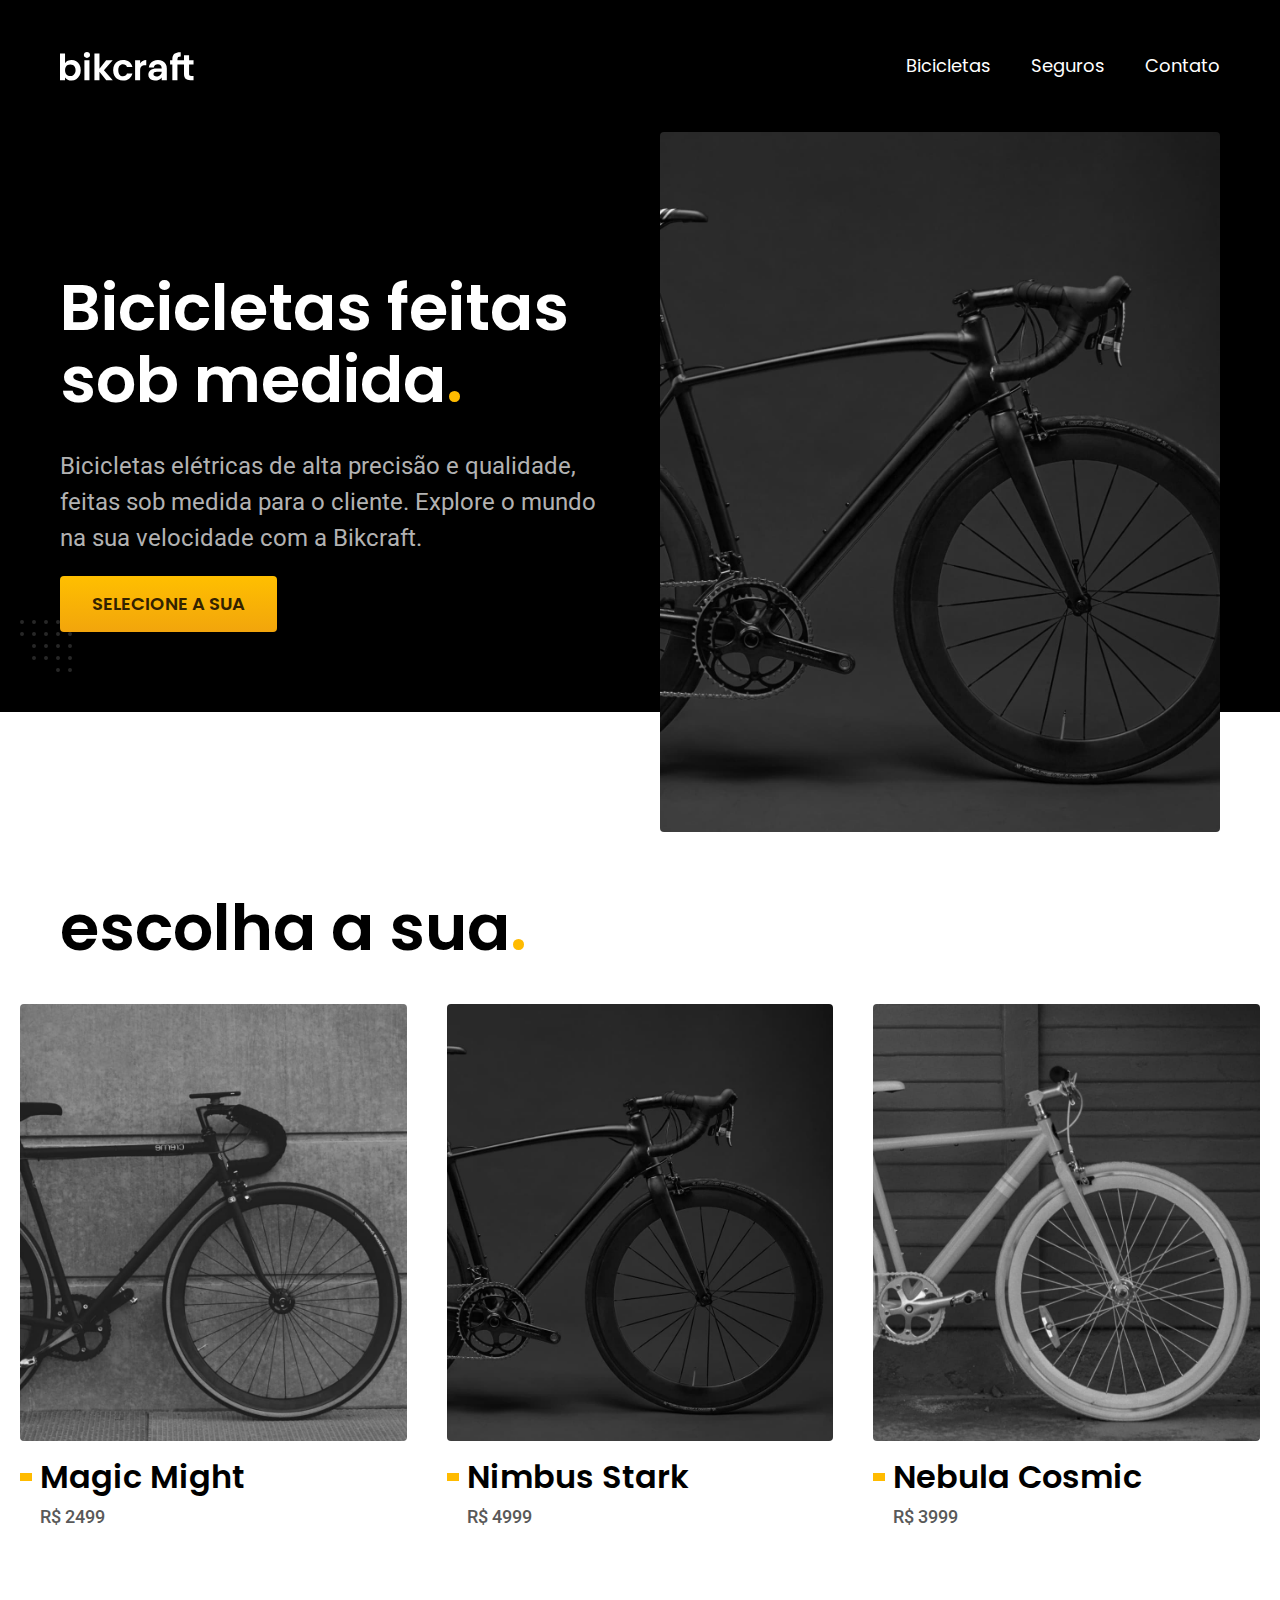
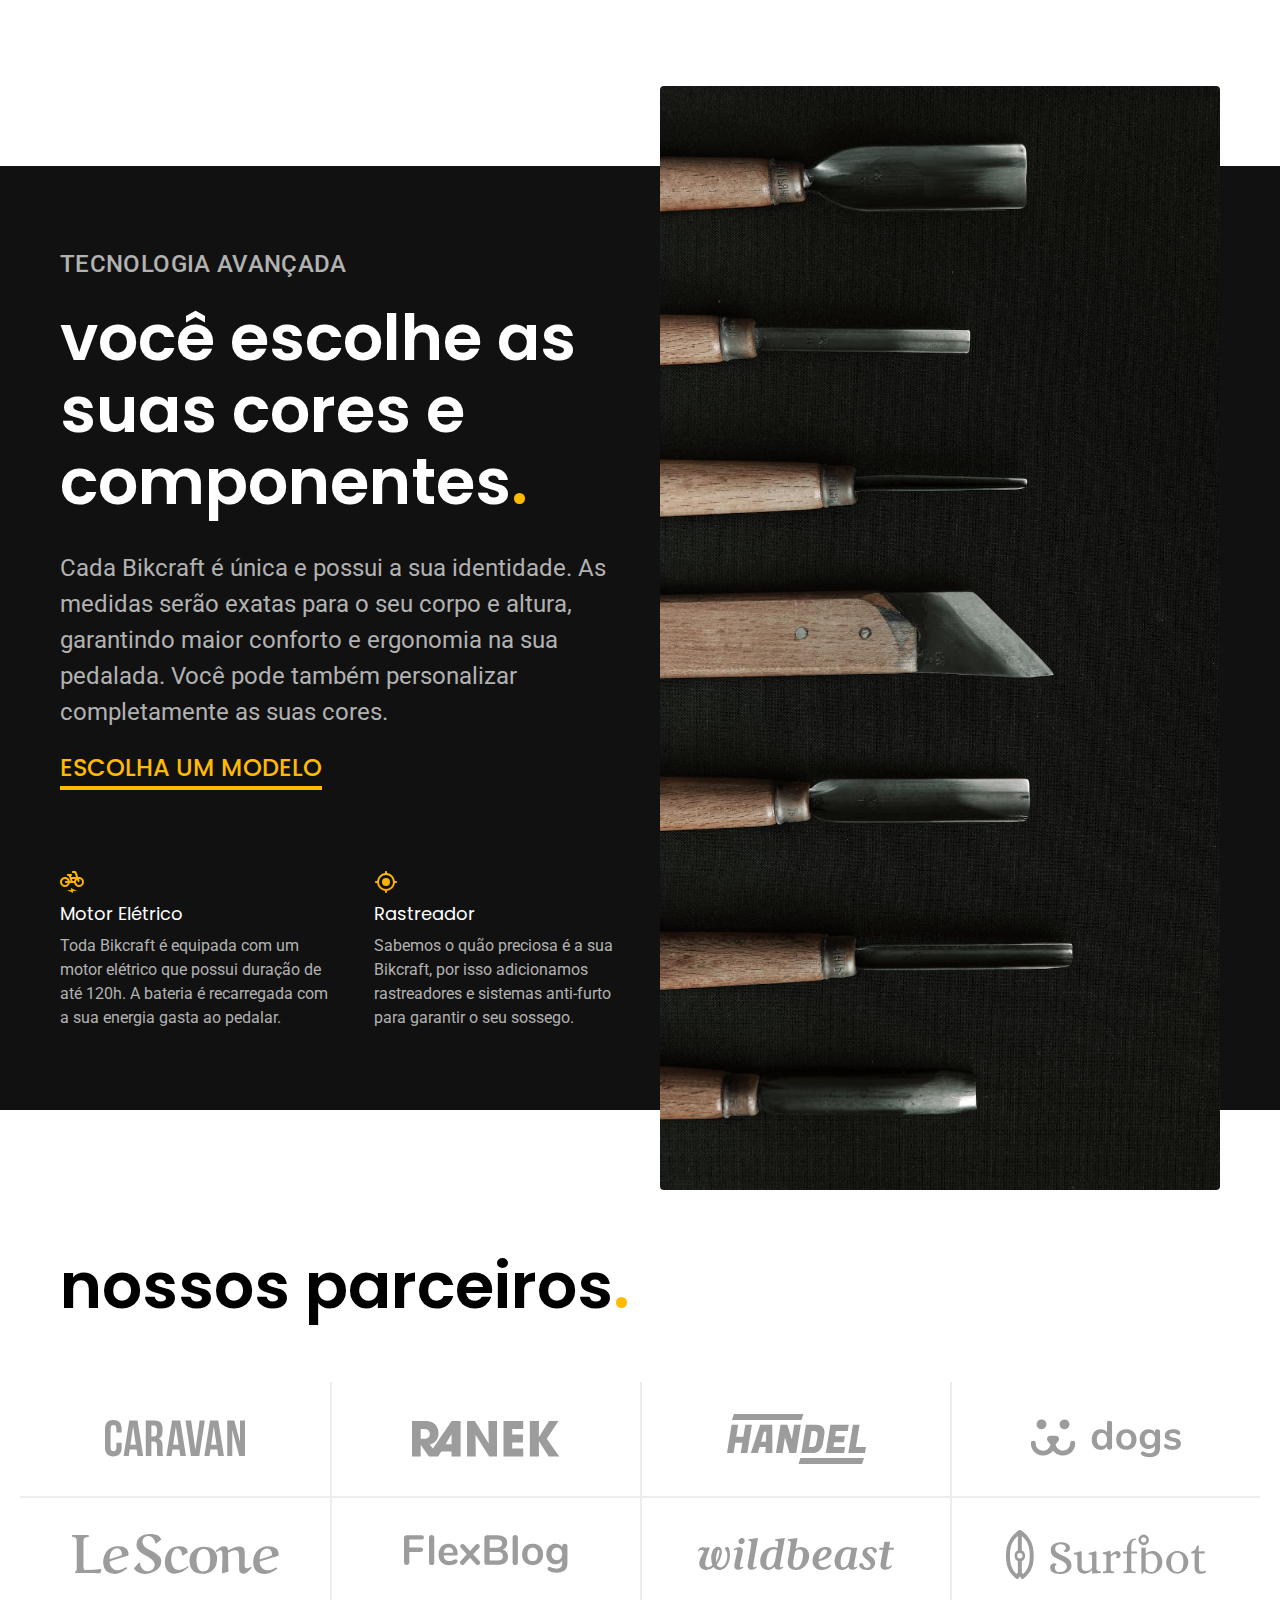
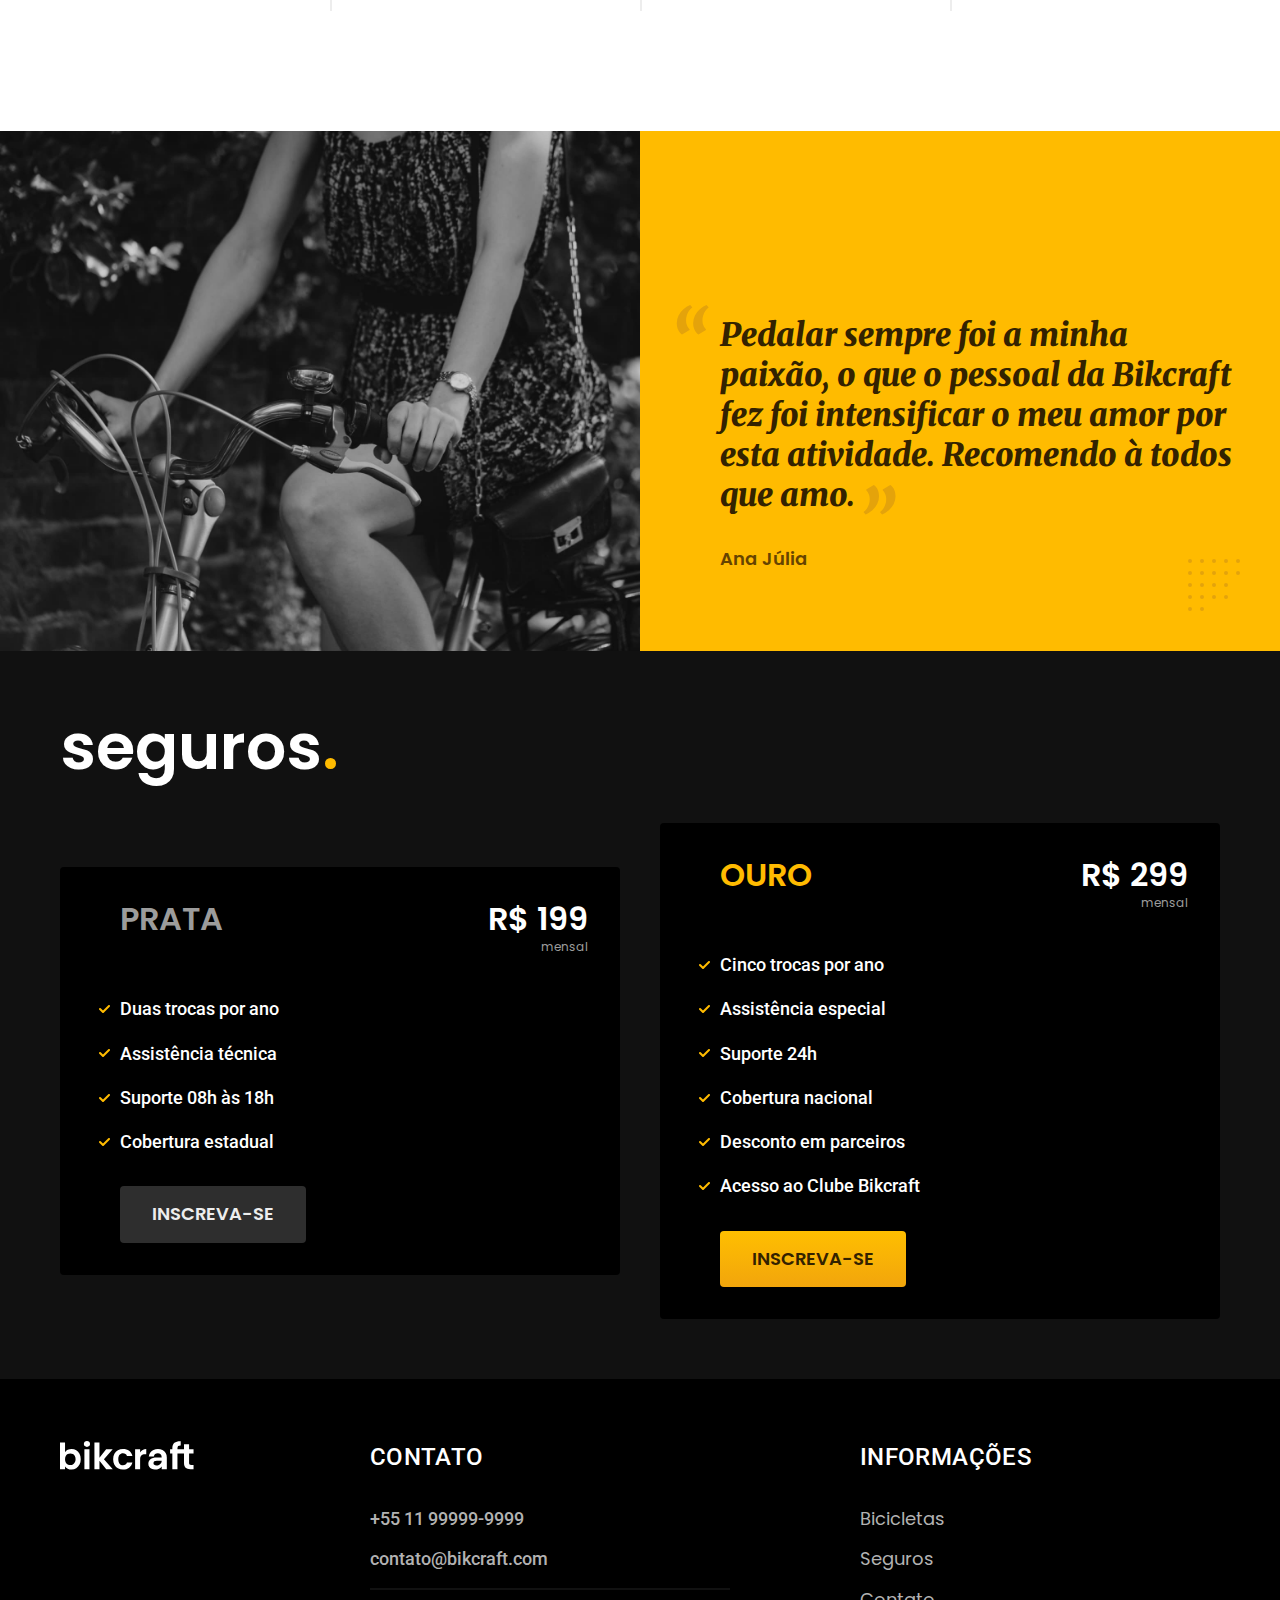
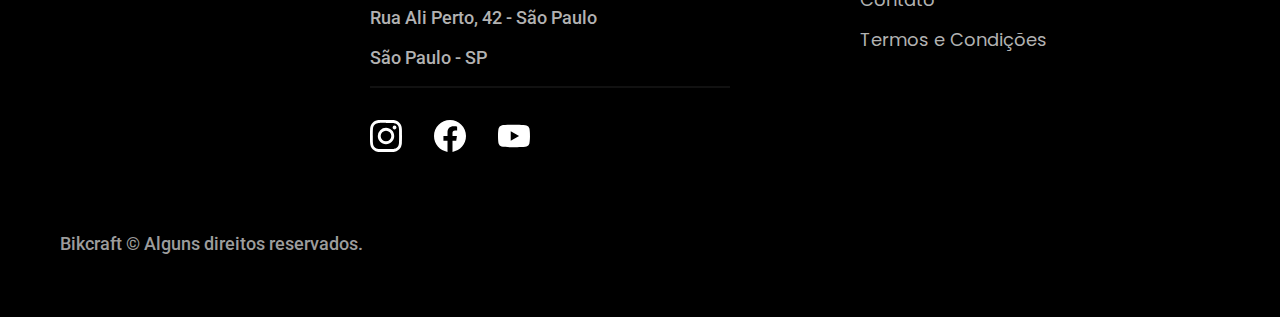
<file: index.html>
<!DOCTYPE html>

<html lang="pt-br">

<head>
    <meta charset="utf-8">
    <meta name="viewport" content="width=device-width, initial-scale=1.0">
    <meta name="description" content="Bicicletas elétricas de alta precisão e qualidade,  feitas sob medida para o cliente. Explore o mundo na sua velocidade com a Bikcraft.">

    <link rel="icon" type="image/svg+xml" href="./img/favicon.svg">

    <title>Bikcraft - Bicicletas Elétricas</title>

    <link rel="preload" href="./css/style.min.css" as="style">
    <link rel="stylesheet" href="./css/style.min.css">

    <link rel="preconnect" href="https://fonts.googleapis.com">
    <link rel="preconnect" href="https://fonts.gstatic.com" crossorigin>
    <link href="https://fonts.googleapis.com/css2?family=Merriweather:ital,wght@1,900&family=Poppins:wght@400;600&family=Roboto:wght@400;500&display=swap" rel="stylesheet">

    <script>document.documentElement.classList.add('js')</script>
</head>

<body>
    <header class="header-bg">
        <div class="header container">
            <a href="./">
                <img src="./img/bikcraft.svg" width="136" height="32" alt="Bikcraft">
            </a>

            <nav aria-label="primaria">
                <ul class="header-menu font-1-m cor-0">
                    <li><a href="./bicicletas.html">Bicicletas</a></li>
                    <li><a href="./seguros.html">Seguros</a></li>
                    <li><a href="./contato.html">Contato</a></li>
                </ul>
            </nav>
        </div>
    </header>

    <main class="introducao-bg">
        <div class="introducao container">
            <div class="introducao-conteudo">
                <h1 class="font-1-xxl cor-0 fadeInDown" data-anime="200">Bicicletas feitas sob medida<span class="cor-p1">.</span></h1>
                <p class="font-2-l cor-5 fadeInDown" data-anime="400">Bicicletas elétricas de alta precisão e qualidade, feitas sob medida para o cliente. Explore o mundo na sua velocidade com a Bikcraft.</p>
                <a class="botao fadeInDown" data-anime="600" href="./bicicletas.html">Selecione a sua</a>
            </div>

            <picture class="fadeInDown" data-anime="800">
                <source media="(max-width: 800px)" srcset="./img/bicicletas/nimbus.jpg">
                <img src="./img/fotos/introducao.jpg" width="1280" height="1600" alt="Bicicleta elétrica preta.">
            </picture>
        </div>
    </main>

    <article class="bicicletas-lista">
        <h2 class="font-1-xxl container">escolha a sua<span class="cor-p1">.</span></h2>

        <ul>
            <li>
                <a href="./bicicletas/magic.html">
                    <img src="./img/bicicletas/magic-home.jpg" width="920" height="1040" alt="Bicicleta preta.">
                    <h3 class="font-1-xl">Magic Might</h3>
                    <span class="font-2-m cor-8">R$ 2499</span>
                </a>
            </li>

            <li>
                <a href="./bicicletas/nimbus.html">
                    <img src="./img/bicicletas/nimbus-home.jpg" width="920" height="1040" alt="Bicicleta preta.">
                    <h3 class="font-1-xl">Nimbus Stark</h3>
                    <span class="font-2-m cor-8">R$ 4999</span>
                </a>
            </li>

            <li>
                <a href="./bicicletas/nebula.html">
                    <img src="./img/bicicletas/nebula-home.jpg" width="920" height="1040" alt="Bicicleta preta.">
                    <h3 class="font-1-xl">Nebula Cosmic</h3>
                    <span class="font-2-m cor-8">R$ 3999</span>
                </a>
            </li>
        </ul>
    </article>

    <article class="tecnologia-bg">
        <div class="tecnologia container">
            <div class="tecnologia-conteudo">
                <span class="font-2-l-b cor-5">Tecnologia Avançada</span>
                <h2 class="font-1-xxl cor-0">você escolhe as suas cores e componentes<span class="cor-p1">.</span></h2>
                <p class="font-2-l cor-5">Cada Bikcraft é única e possui a sua identidade. As medidas serão exatas para o seu corpo e altura, garantindo maior conforto e ergonomia na sua pedalada. Você pode também personalizar completamente as suas cores.</p>
                <a class="link" href="./bicicletas.html">Escolha um modelo</a>

                <div class="tecnologia-vantagens">
                    <div>
                        <img src="./img/icones/eletrica.svg" width="24" height="24" alt="">
                        <h3 class="font-1-m cor-0">Motor Elétrico</h3>
                        <p class="font-2-s cor-5">Toda Bikcraft é equipada com um motor elétrico que possui duração de até 120h. A bateria é recarregada com a sua energia gasta ao pedalar.</p>
                    </div>

                    <div>
                        <img src="./img/icones/rastreador.svg" width="24" height="24" alt="">
                        <h3 class="font-1-m cor-0">Rastreador</h3>
                        <p class="font-2-s cor-5">Sabemos o quão preciosa é a sua Bikcraft, por isso adicionamos rastreadores e sistemas anti-furto para garantir o seu sossego.</p>
                    </div>
                </div>
            </div>

            <div class="tecnologia-imagem">
                <img src="./img/fotos/tecnologia.jpg" width="1200" height="1920" alt="">
            </div>
        </div>
    </article>

    <section class="parceiros" aria-label="Nossos Parceiros">
        <h2 class="container font-1-xxl">nossos parceiros<span class="cor-p1">.</span></h2>

        <ul>
            <li><img src="./img/parceiros/caravan.svg" width="140" height="38" alt="caravan"></li>
            <li><img src="./img/parceiros/ranek.svg" width="148" height="36" alt="ranek"></li>
            <li><img src="./img/parceiros/handel.svg" width="139" height="50" alt="handel"></li>
            <li><img src="./img/parceiros/dogs.svg" width="152" height="39" alt="dogs"></li>
            <li><img src="./img/parceiros/lescone.svg" width="208" height="41" alt="lescone"></li>
            <li><img src="./img/parceiros/flexblog.svg" width="164" height="38" alt="flexblog"></li>
            <li><img src="./img/parceiros/wildbeast.svg" width="196" height="34" alt="wildbeast"></li>
            <li><img src="./img/parceiros/surfbot.svg" width="200" height="49" alt="surfbot"></li>
        </ul>
    </section>

    <section class="depoimento" aria-label="Depoimento">
        <div>
            <img src="./img/fotos/depoimento.jpg" width="1560" height="1360" alt="Pessoa pedalando uma bicicleta Bikcraft.">
        </div>

        <div class="depoimento-conteudo">
            <blockquote class="font-1-xl cor-p5">
                <p>Pedalar sempre foi a minha paixão, o que o pessoal da Bikcraft fez foi intensificar o meu amor por esta atividade. Recomendo à todos que amo.</p>
            </blockquote>
            <span class="font-1-m-b cor-p4">Ana Júlia</span>
        </div>
    </section>

    <article class="seguros-bg">
        <div class="seguros container">
            <h2 class="font-1-xxl cor-0">seguros<span class="cor-p1">.</span></h2>

            <div class="seguros-item">
                <h3 class="font-1-xl cor-6">PRATA</h3>
                <span class="font-1-xl cor-0">R$ 199 <span class="font-1-xs cor-6">mensal</span></span>
                <ul class="font-2-m cor-0">
                    <li>Duas trocas por ano</li>
                    <li>Assistência técnica</li>
                    <li>Suporte 08h às 18h</li>
                    <li>Cobertura estadual</li>
                </ul>
                <a class="botao secundario" href="./orcamento.html?tipo=seguro&produto=prata">Inscreva-se</a>
            </div>

            <div class="seguros-item">
                <h3 class="font-1-xl cor-p1">OURO</h3>
                <span class="font-1-xl cor-0">R$ 299 <span class="font-1-xs cor-6">mensal</span></span>
                <ul class="font-2-m cor-0">
                    <li>Cinco trocas por ano</li>
                    <li>Assistência especial</li>
                    <li>Suporte 24h</li>
                    <li>Cobertura nacional</li>
                    <li>Desconto em parceiros</li>
                    <li>Acesso ao Clube Bikcraft</li>
                </ul>
                <a class="botao" href="./orcamento.html?tipo=seguro&produto=ouro">Inscreva-se</a>
            </div>
        </div>
    </article>

    <footer class="footer-bg">
        <div class="footer container">
            <img src="./img/bikcraft.svg" width="136" height="32" alt="Bikcraft">

            <div class="footer-contato">
                <h3 class="font-2-l-b cor-0">Contato</h3>
                <ul class="font-2-m cor-5">
                    <li><a href="tel:+5511999999999">+55 11 99999-9999</a></li>
                    <li><a href="mailto:contato@bikcraft.com">contato@bikcraft.com</a></li>
                    <li>Rua Ali Perto, 42 - São Paulo</li>
                    <li>São Paulo - SP</li>
                </ul>

                <div class="footer-redes">
                    <a href="./">
                        <img src="./img/redes/instagram.svg" width="32" height="32" alt="Instagram">
                    </a>
                    <a href="./">
                        <img src="./img/redes/facebook.svg" width="32" height="32" alt="Facebook">
                    </a>
                    <a href="./">
                        <img src="./img/redes/youtube.svg" width="32" height="32" alt="Youtube">
                    </a>
                </div>
            </div>

            <div class="footer-informacoes">
                <h3 class="font-2-l-b cor-0">Informações</h3>
                <nav>
                    <ul class="font-1-m cor-5">
                        <li><a href="./bicicletas.html">Bicicletas</a></li>
                        <li><a href="./seguros.html">Seguros</a></li>
                        <li><a href="./contato.html">Contato</a></li>
                        <li><a href="./termos.html">Termos e Condições</a></li>
                    </ul>
                </nav>
            </div>

            <p class="footer-copy font-2-m cor-6">Bikcraft © Alguns direitos reservados.</p>
        </div>
    </footer>

    <script src="./js/plugins/simple-anime.js"></script>
    <script src="./js/script.js"></script>
</body>

</html>
</file>
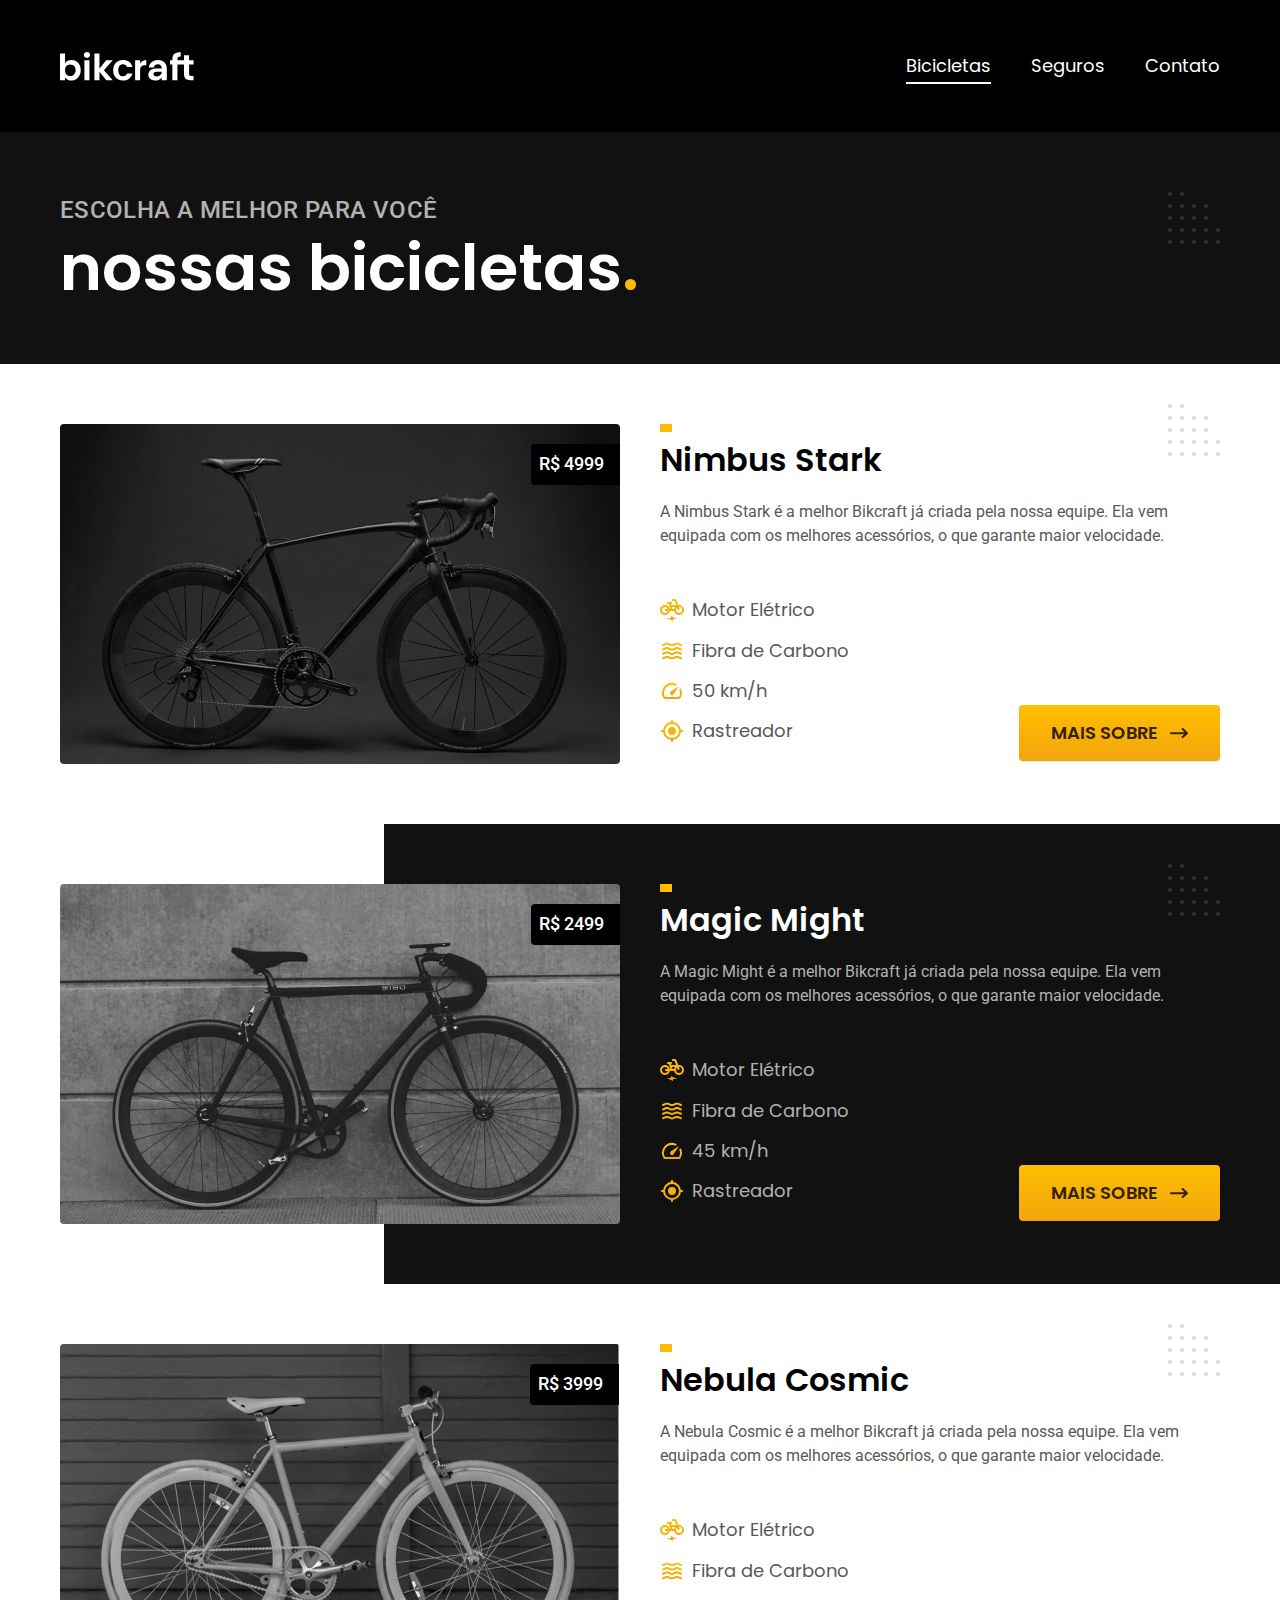
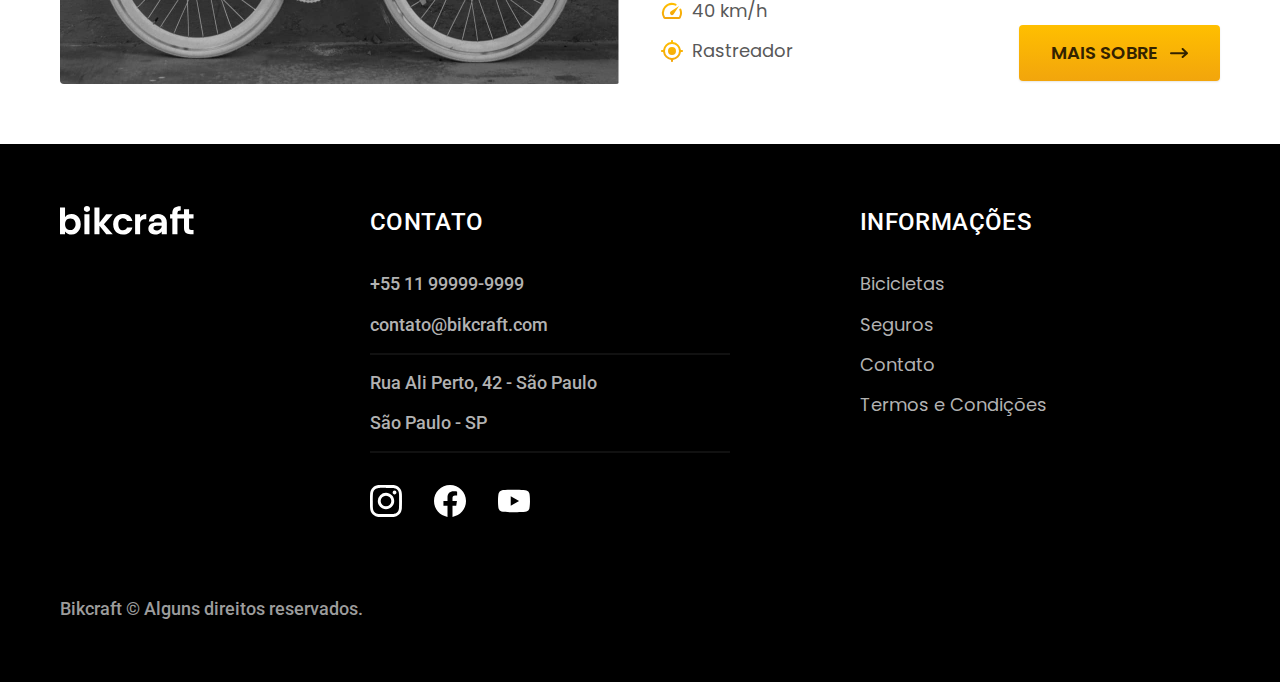
<file: bicicletas.html>
<!DOCTYPE html>

<html lang="pt-br">

<head>
    <meta charset="utf-8">
    <meta name="viewport" content="width=device-width, initial-scale=1.0">
    <meta name="description" content="Bicicletas.">

    <link rel="icon" type="image/svg+xml" href="./img/favicon.svg">

    <title>Bicicletas | Bikcraft</title>

    <link rel="preload" href="./css/style.min.css" as="style">
    <link rel="stylesheet" href="./css/style.min.css">

    <link rel="preconnect" href="https://fonts.googleapis.com">
    <link rel="preconnect" href="https://fonts.gstatic.com" crossorigin>
    <link href="https://fonts.googleapis.com/css2?family=Merriweather:ital,wght@1,900&family=Poppins:wght@400;600&family=Roboto:wght@400;500&display=swap" rel="stylesheet">

    <script>document.documentElement.classList.add('js')</script>
</head>

<body id="bicicletas">
    <header class="header-bg">
        <div class="header container">
            <a href="./">
                <img src="./img/bikcraft.svg" width="136" height="32" alt="Bikcraft">
            </a>

            <nav aria-label="primaria">
                <ul class="header-menu font-1-m cor-0">
                    <li><a href="./bicicletas.html">Bicicletas</a></li>
                    <li><a href="./seguros.html">Seguros</a></li>
                    <li><a href="./contato.html">Contato</a></li>
                </ul>
            </nav>
        </div>
    </header>

    <main>
        <div class="titulo-bg">
            <div class="titulo container">
                <p class="font-2-l-b cor-5">Escolha a melhor para você</p>
                <h1 class="font-1-xxl cor-0">nossas bicicletas<span class="cor-p1">.</span></h1>
            </div>
        </div>

        <div class="bicicletas container">
            <div class="bicicletas-imagem">
                <img src="./img/bicicletas/nimbus.jpg" width="1120" height="680" alt="Bicicleta preta">
                <span class="font-2-m cor-0">R$ 4999</span>
            </div>
            <div class="bicicletas-conteudo">
                <h2 class="font-1-xl">Nimbus Stark</h2>
                <p class="font-2-s cor-8">A Nimbus Stark é a melhor Bikcraft já criada pela nossa equipe. Ela vem equipada com os melhores acessórios, o que garante maior velocidade.</p>
                <ul class="font-1-m cor-8">
                    <li>
                        <img src="./img/icones/eletrica.svg" width="32" height="32" alt="">
                        Motor Elétrico
                    </li>
                    <li>
                        <img src="./img/icones/carbono.svg" width="32" height="32" alt="">
                        Fibra de Carbono
                    </li>
                    <li>
                        <img src="./img/icones/velocidade.svg" width="32" height="32" alt="">
                        50 km/h
                    </li>
                    <li>
                        <img src="./img/icones/rastreador.svg" width="32" height="32" alt="">
                        Rastreador
                    </li>
                </ul>
                <a class="botao seta" href="./bicicletas/nimbus.html">Mais Sobre</a>
            </div>
        </div>

        <div class="bicicletas-bg">
            <div class="bicicletas container">
                <div class="bicicletas-imagem">
                    <img src="./img/bicicletas/magic.jpg" width="1120" height="680" alt="Bicicleta preta com rodas brancas">
                    <span class="font-2-m cor-0">R$ 2499</span>
                </div>
                <div class="bicicletas-conteudo">
                    <h2 class="font-1-xl cor-0">Magic Might</h2>
                    <p class="font-2-s cor-5">A Magic Might é a melhor Bikcraft já criada pela nossa equipe. Ela vem equipada com os melhores acessórios, o que garante maior velocidade.</p>
                    <ul class="font-1-m cor-5">
                        <li>
                            <img src="./img/icones/eletrica.svg" width="32" height="32" alt="">
                            Motor Elétrico
                        </li>
                        <li>
                            <img src="./img/icones/carbono.svg" width="32" height="32" alt="">
                            Fibra de Carbono
                        </li>
                        <li>
                            <img src="./img/icones/velocidade.svg" width="32" height="32" alt="">
                            45 km/h
                        </li>
                        <li>
                            <img src="./img/icones/rastreador.svg" width="32" height="32" alt="">
                            Rastreador
                        </li>
                    </ul>
                    <a class="botao seta" href="./bicicletas/magic.html">Mais Sobre</a>
                </div>
            </div>
        </div>

        <div class="bicicletas container">
            <div class="bicicletas-imagem">
                <img src="./img/bicicletas/nebula.jpg" width="1120" height="680" alt="Bicicleta branca">
                <span class="font-2-m cor-0">R$ 3999</span>
            </div>
            <div class="bicicletas-conteudo">
                <h2 class="font-1-xl">Nebula Cosmic</h2>
                <p class="font-2-s cor-8">A Nebula Cosmic é a melhor Bikcraft já criada pela nossa equipe. Ela vem equipada com os melhores acessórios, o que garante maior velocidade.</p>
                <ul class="font-1-m cor-8">
                    <li>
                        <img src="./img/icones/eletrica.svg" width="32" height="32" alt="">
                        Motor Elétrico
                    </li>
                    <li>
                        <img src="./img/icones/carbono.svg" width="32" height="32" alt="">
                        Fibra de Carbono
                    </li>
                    <li>
                        <img src="./img/icones/velocidade.svg" width="32" height="32" alt="">
                        40 km/h
                    </li>
                    <li>
                        <img src="./img/icones/rastreador.svg" width="32" height="32" alt="">
                        Rastreador
                    </li>
                </ul>
                <a class="botao seta" href="./bicicletas/nebula.html">Mais Sobre</a>
            </div>
        </div>
    </main>

    <footer class="footer-bg">
        <div class="footer container">
            <img src="./img/bikcraft.svg" width="136" height="32" alt="Bikcraft">

            <div class="footer-contato">
                <h3 class="font-2-l-b cor-0">Contato</h3>
                <ul class="font-2-m cor-5">
                    <li><a href="tel:+5511999999999">+55 11 99999-9999</a></li>
                    <li><a href="mailto:contato@bikcraft.com">contato@bikcraft.com</a></li>
                    <li>Rua Ali Perto, 42 - São Paulo</li>
                    <li>São Paulo - SP</li>
                </ul>

                <div class="footer-redes">
                    <a href="./">
                        <img src="./img/redes/instagram.svg" width="32" height="32" alt="Instagram">
                    </a>
                    <a href="./">
                        <img src="./img/redes/facebook.svg" width="32" height="32" alt="Facebook">
                    </a>
                    <a href="./">
                        <img src="./img/redes/youtube.svg" width="32" height="32" alt="Youtube">
                    </a>
                </div>
            </div>

            <div class="footer-informacoes">
                <h3 class="font-2-l-b cor-0">Informações</h3>
                <nav>
                    <ul class="font-1-m cor-5">
                        <li><a href="./bicicletas.html">Bicicletas</a></li>
                        <li><a href="./seguros.html">Seguros</a></li>
                        <li><a href="./contato.html">Contato</a></li>
                        <li><a href="./termos.html">Termos e Condições</a></li>
                    </ul>
                </nav>
            </div>

            <p class="footer-copy font-2-m cor-6">Bikcraft © Alguns direitos reservados.</p>
        </div>
    </footer>

    <script src="./js/script.js"></script>
</body>

</html>
</file>
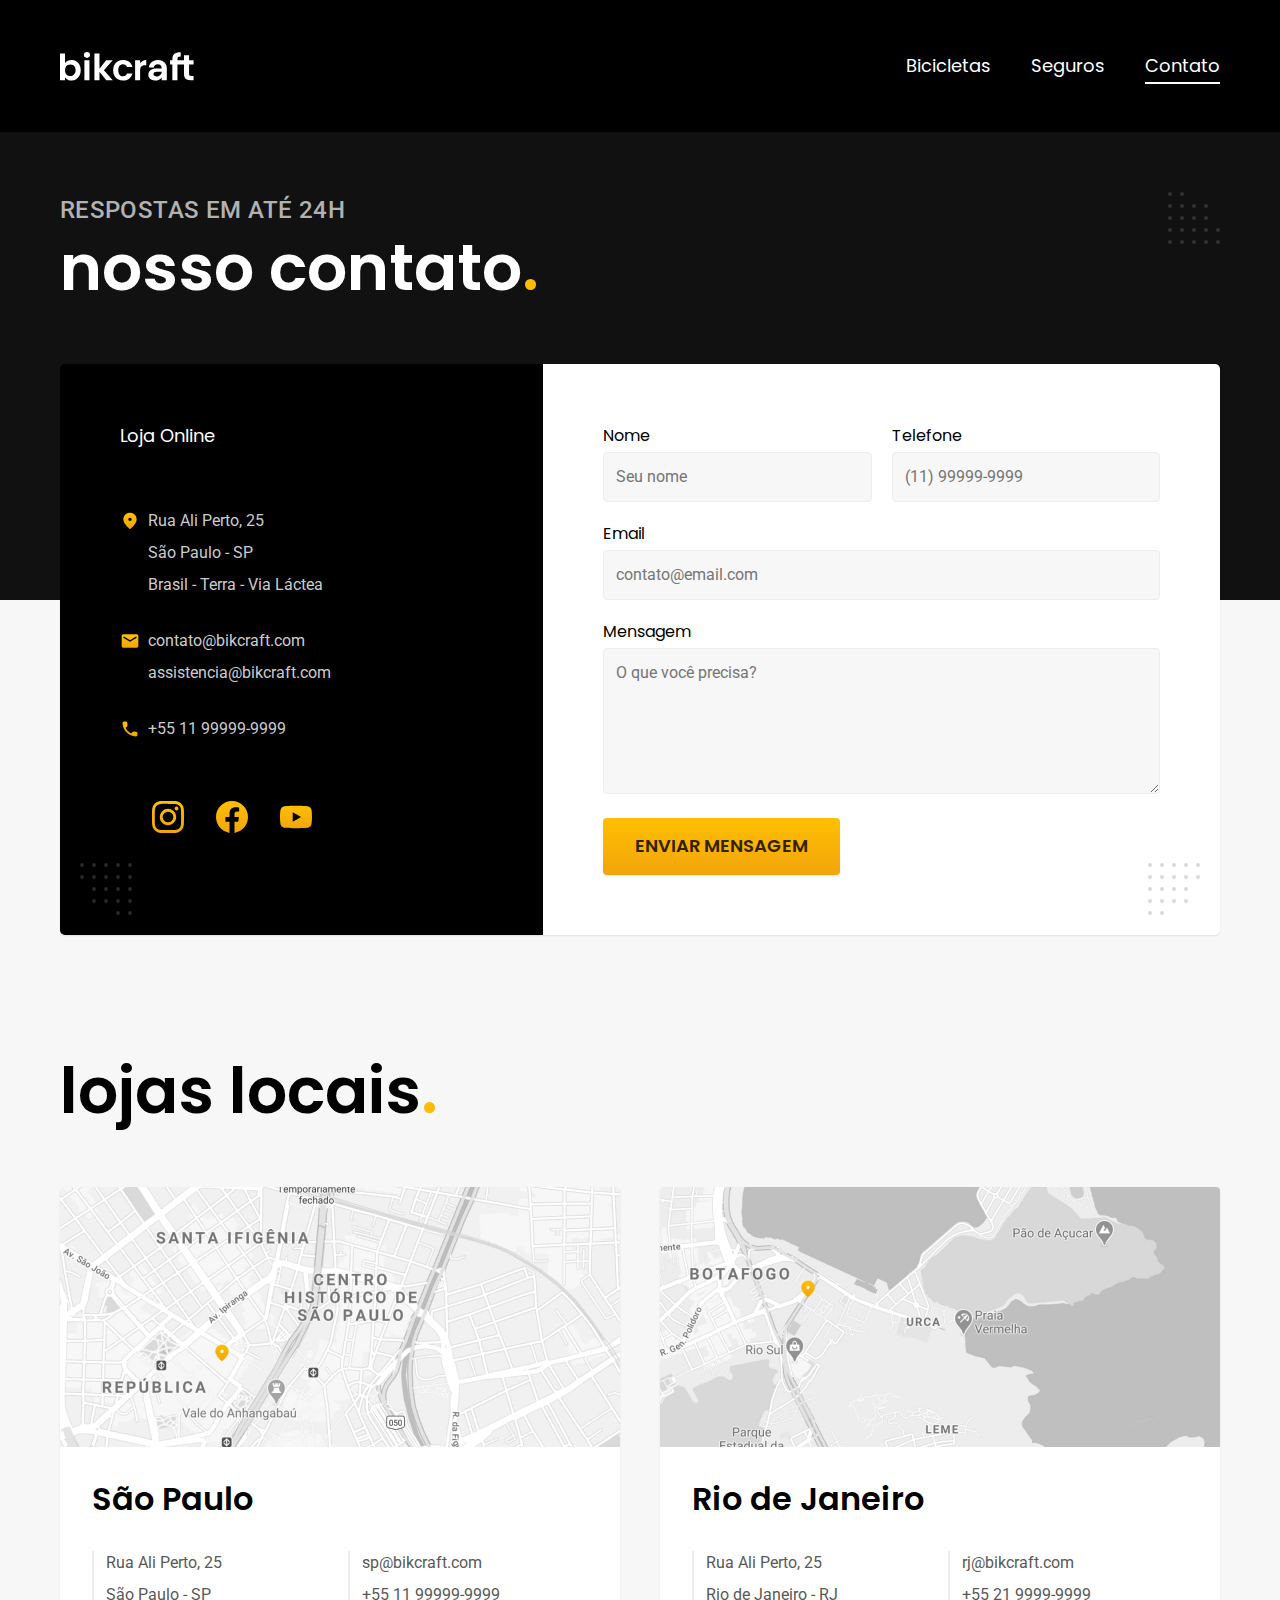
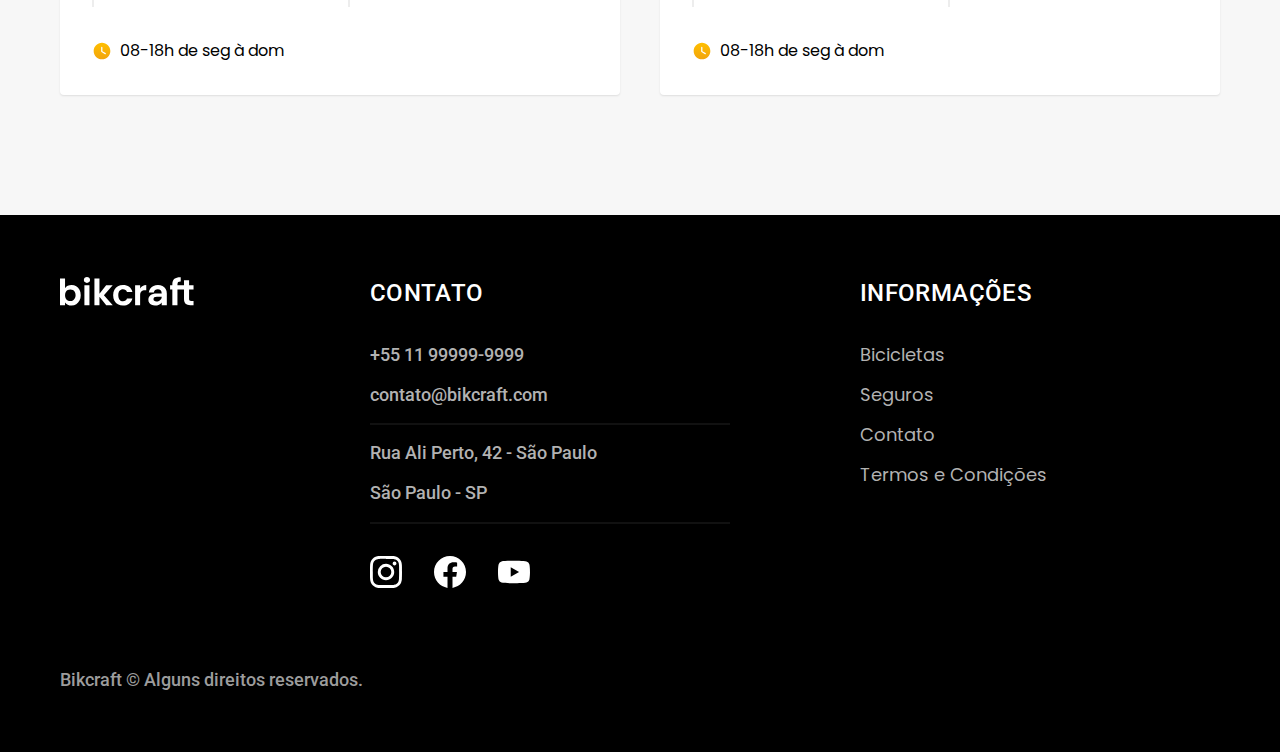
<file: contato.html>
<!DOCTYPE html>

<html lang="pt-br">

<head>
    <meta charset="utf-8">
    <meta name="viewport" content="width=device-width, initial-scale=1.0">
    <meta name="description" content="Contato.">

    <link rel="icon" type="image/svg+xml" href="./img/favicon.svg">

    <title>Contato | Bikcraft</title>

    <link rel="preload" href="./css/style.min.css" as="style">
    <link rel="stylesheet" href="./css/style.min.css">

    <link rel="preconnect" href="https://fonts.googleapis.com">
    <link rel="preconnect" href="https://fonts.gstatic.com" crossorigin>
    <link href="https://fonts.googleapis.com/css2?family=Merriweather:ital,wght@1,900&family=Poppins:wght@400;600&family=Roboto:wght@400;500&display=swap" rel="stylesheet">

    <script>document.documentElement.classList.add('js')</script>
</head>

<body id="contato">
    <header class="header-bg">
        <div class="header container">
            <a href="./">
                <img src="./img/bikcraft.svg" width="136" height="32" alt="Bikcraft">
            </a>

            <nav aria-label="primaria">
                <ul class="header-menu font-1-m cor-0">
                    <li><a href="./bicicletas.html">Bicicletas</a></li>
                    <li><a href="./seguros.html">Seguros</a></li>
                    <li><a href="./contato.html">Contato</a></li>
                </ul>
            </nav>
        </div>
    </header>

    <main>
        <div class="titulo-bg">
            <div class="titulo container">
                <p class="font-2-l-b cor-5">Respostas em até 24h</p>
                <h1 class="font-1-xxl cor-0">nosso contato<span class="cor-p1">.</span></h1>
            </div>
        </div>

        <div class="contato container">
            <section class="contato-dados" aria-label="Endereço">
                <h2 class="font-1-m cor-0">Loja Online</h2>

                <div class="contato-endereco font-2-s cor-4">
                    <p>Rua Ali Perto, 25</p>
                    <p>São Paulo - SP</p>
                    <p>Brasil - Terra - Via Láctea</p>
                </div>

                <address class="contato-meios font-2-s cor-4">
                    <a href="mailto:contato@bikcraft.com">contato@bikcraft.com</a>
                    <a href="mailto:assistencia@bikcraft.com">assistencia@bikcraft.com</a>
                    <a href="tel:+5511999999999">+55 11 99999-9999</a>
                </address>

                <div class="contato-redes">
                    <a href="./">
                        <img src="./img/redes/instagram-p.svg" width="32" height="32" alt="Instagram">
                    </a>
                    <a href="./">
                        <img src="./img/redes/facebook-p.svg" width="32" height="32" alt="Facebook">
                    </a>
                    <a href="./">
                        <img src="./img/redes/youtube-p.svg" width="32" height="32" alt="Youtube">
                    </a>
                </div>
            </section>

            <section class="contato-formulario" aria-label="Formulário">
                <form class="form" action="./contato.html">
                    <div>
                        <label for="nome">Nome</label>
                        <input type="text" name="nome" id="nome" placeholder="Seu nome">
                    </div>
                    <div>
                        <label for="telefone">Telefone</label>
                        <input type="text" name="telefone" id="telefone" placeholder="(11) 99999-9999">
                    </div>
                    <div class="col-2">
                        <label for="email">Email</label>
                        <input type="email" name="email" id="email" placeholder="contato@email.com">
                    </div>
                    <div class="col-2">
                        <label for="mensagem">Mensagem</label>
                        <textarea rows="5" name="mensagem" id="mensagem" placeholder="O que você precisa?"></textarea>
                    </div>

                    <button class="botao col-2">Enviar Mensagem</button>
                </form>
            </section>
        </div>
    </main>

    <article class="lojas container">
        <h2 class="font-1-xxl">lojas locais<span class="cor-p1">.</span></h2>

        <div class="lojas-item">
            <img src="./img/lojas/sp.jpg" width="1120" height="520" alt="Mapa marcando o endereço em Rua Ali Perto, 25 - São Paulo - SP">

            <div class="lojas-conteudo">
                <h3 class="font-1-xl">São Paulo</h3>
                <div class="lojas-dados font-2-s cor-8">
                    <p>Rua Ali Perto, 25</p>
                    <p>São Paulo - SP</p>
                </div>
                <div class="lojas-dados font-2-s cor-8">
                    <a href="mailto:sp@bikcraft.com">sp@bikcraft.com</a>
                    <a href="tel:+5511999999999">+55 11 99999-9999</a>
                </div>
                <p class="lojas-tempo font-1-s"><img src="./img/icones/horario.svg" width="20" height="20" alt="">08-18h de seg à dom</p>
            </div>
        </div>

        <div class="lojas-item">
            <img src="./img/lojas/rj.jpg" width="1120" height="520" alt="Mapa marcando o endereço em Rua Ali Perto, 25 - Rio de Janeiro - RJ">

            <div class="lojas-conteudo">
                <h3 class="font-1-xl">Rio de Janeiro</h3>
                <div class="lojas-dados font-2-s cor-8">
                    <p>Rua Ali Perto, 25</p>
                    <p>Rio de Janeiro - RJ</p>
                </div>
                <div class="lojas-dados font-2-s cor-8">
                    <a href="mailto:rj@bikcraft.com">rj@bikcraft.com</a>
                    <a href="tel:+5511999999999">+55 21 9999-9999</a>
                </div>
                <p class="lojas-tempo font-1-s"><img src="./img/icones/horario.svg" width="20" height="20" alt="">08-18h de seg à dom</p>
            </div>
        </div>
    </article>

    <footer class="footer-bg">
        <div class="footer container">
            <img src="./img/bikcraft.svg" width="136" height="32" alt="Bikcraft">

            <div class="footer-contato">
                <h3 class="font-2-l-b cor-0">Contato</h3>
                <ul class="font-2-m cor-5">
                    <li><a href="tel:+5511999999999">+55 11 99999-9999</a></li>
                    <li><a href="mailto:contato@bikcraft.com">contato@bikcraft.com</a></li>
                    <li>Rua Ali Perto, 42 - São Paulo</li>
                    <li>São Paulo - SP</li>
                </ul>

                <div class="footer-redes">
                    <a href="./">
                        <img src="./img/redes/instagram.svg" width="32" height="32" alt="Instagram">
                    </a>
                    <a href="./">
                        <img src="./img/redes/facebook.svg" width="32" height="32" alt="Facebook">
                    </a>
                    <a href="./">
                        <img src="./img/redes/youtube.svg" width="32" height="32" alt="Youtube">
                    </a>
                </div>
            </div>

            <div class="footer-informacoes">
                <h3 class="font-2-l-b cor-0">Informações</h3>
                <nav>
                    <ul class="font-1-m cor-5">
                        <li><a href="./bicicletas.html">Bicicletas</a></li>
                        <li><a href="./seguros.html">Seguros</a></li>
                        <li><a href="./contato.html">Contato</a></li>
                        <li><a href="./termos.html">Termos e Condições</a></li>
                    </ul>
                </nav>
            </div>

            <p class="footer-copy font-2-m cor-6">Bikcraft © Alguns direitos reservados.</p>
        </div>
    </footer>

    <script src="./js/script.js"></script>
</body>

</html>
</file>
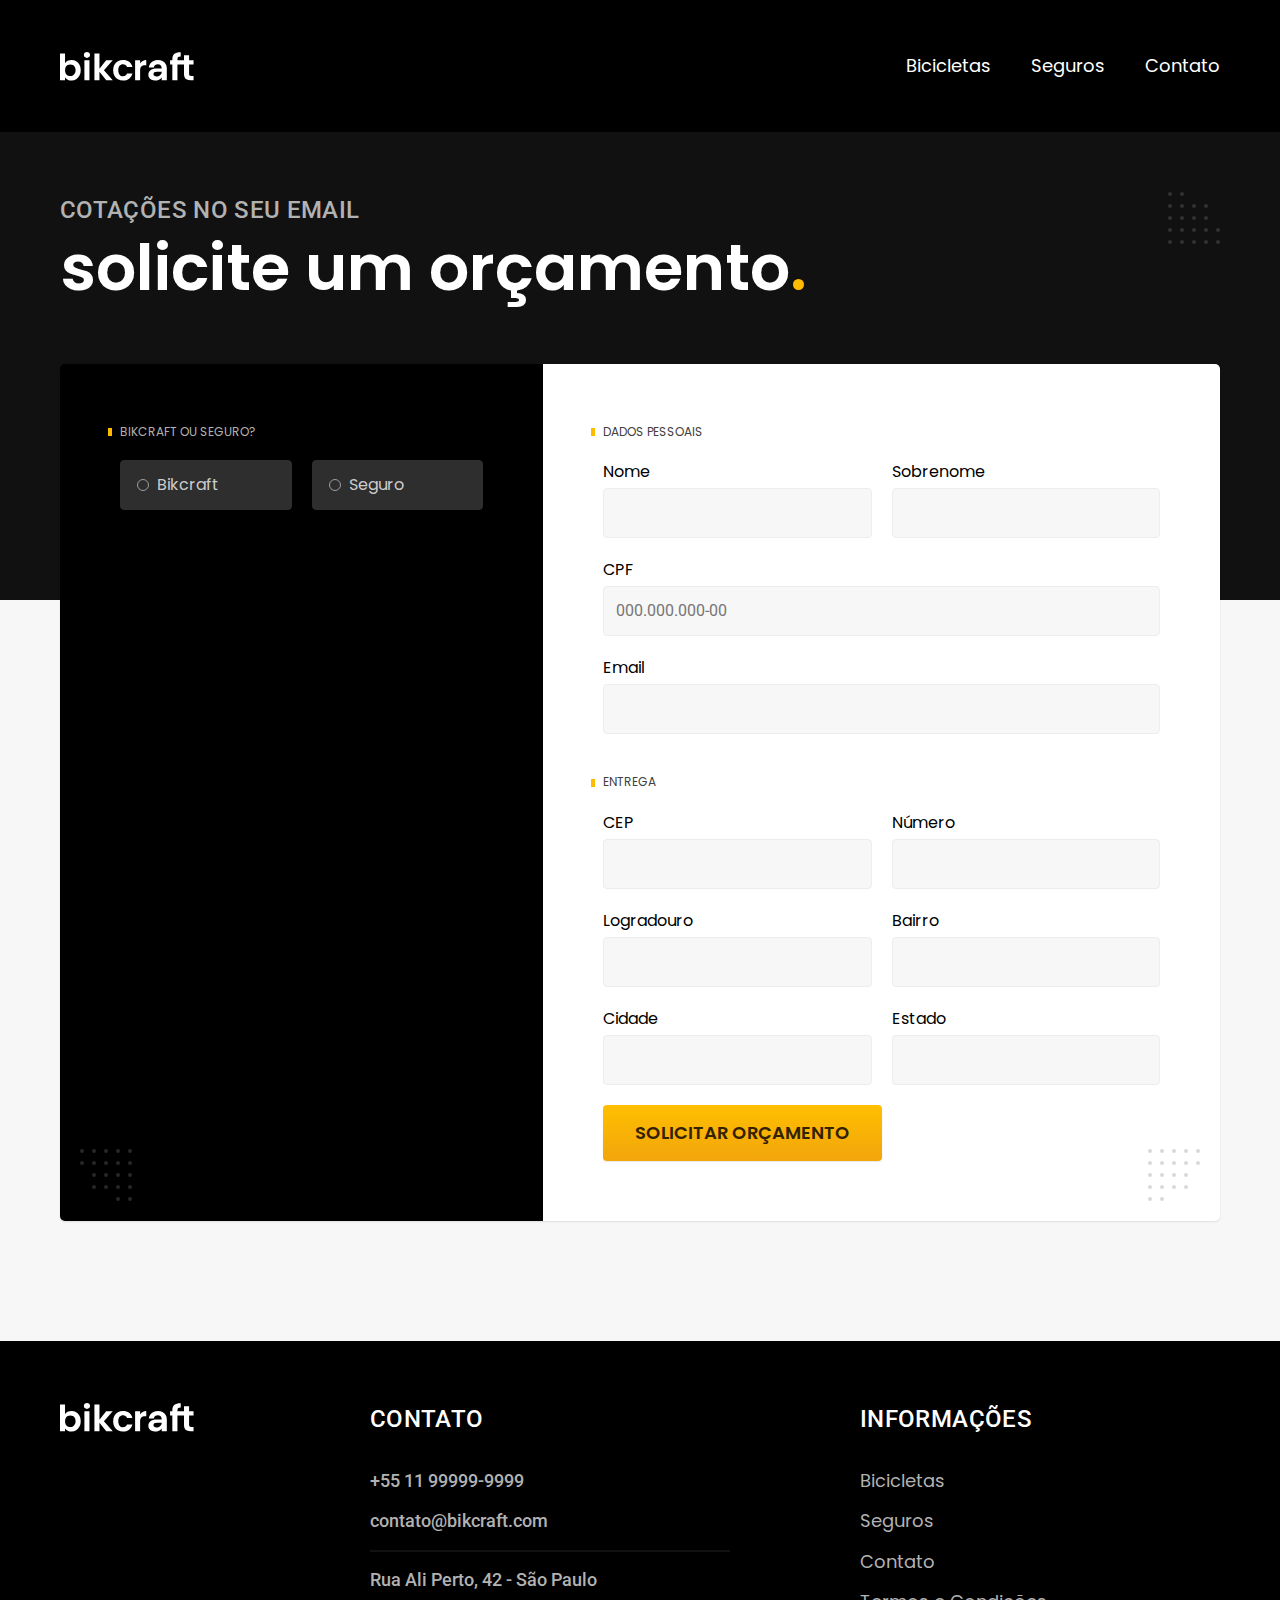
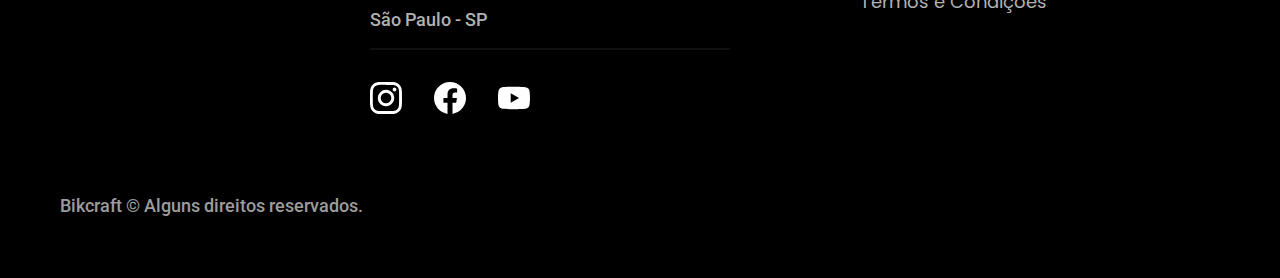
<file: orcamento.html>
<!DOCTYPE html>

<html lang="pt-br">

<head>
    <meta charset="utf-8">
    <meta name="viewport" content="width=device-width, initial-scale=1.0">
    <meta name="description" content="Orçamento.">

    <link rel="icon" type="image/svg+xml" href="./img/favicon.svg">

    <title>Orçamento | Bikcraft</title>

    <link rel="preload" href="./css/style.min.css" as="style">
    <link rel="stylesheet" href="./css/style.min.css">

    <link rel="preconnect" href="https://fonts.googleapis.com">
    <link rel="preconnect" href="https://fonts.gstatic.com" crossorigin>
    <link href="https://fonts.googleapis.com/css2?family=Merriweather:ital,wght@1,900&family=Poppins:wght@400;600&family=Roboto:wght@400;500&display=swap" rel="stylesheet">

    <script>document.documentElement.classList.add('js')</script>
</head>

<body id="orcamento">
    <header class="header-bg">
        <div class="header container">
            <a href="./">
                <img src="./img/bikcraft.svg" width="136" height="32" alt="Bikcraft">
            </a>

            <nav aria-label="primaria">
                <ul class="header-menu font-1-m cor-0">
                    <li><a href="./bicicletas.html">Bicicletas</a></li>
                    <li><a href="./seguros.html">Seguros</a></li>
                    <li><a href="./contato.html">Contato</a></li>
                </ul>
            </nav>
        </div>
    </header>

    <main>
        <div class="titulo-bg">
            <div class="titulo container">
                <p class="font-2-l-b cor-5">Cotações no seu email</p>
                <h1 class="font-1-xxl cor-0">solicite um orçamento<span class="cor-p1">.</span></h1>
            </div>
        </div>

        <form class="orcamento container" action="./">
            <div class="orcamento-produto">
                <h2 class="font-1-xs cor-5">Bikcraft ou Seguro?</h2>

                <input type="radio" name="tipo" value="bikcraft" id="bikcraft">
                <label for="bikcraft">Bikcraft</label>

                <input type="radio" name="tipo" value="seguro" id="seguro">
                <label for="seguro">Seguro</label>

                <div class="orcamento-conteudo" id="orcamento-bikcraft">
                    <h2 class="font-1-xs cor-5">Escolha a sua</h2>

                    <input type="radio" name="produto" value="nimbus" id="nimbus">
                    <label for="nimbus">Nimbus Stark <span>R$ 4999</span></label>
                    <div class="orcamento-detalhes">
                        <ul class="font-1-xs cor-8">
                            <li><img src="./img/icones/eletrica.svg" width="32" height="32" alt="">Motor Elétrico</li>
                            <li><img src="./img/icones/carbono.svg" width="32" height="32" alt="">Fibra de Carbono</li>
                            <li><img src="./img/icones/velocidade.svg" width="32" height="32" alt="">50 km/h</li>
                            <li><img src="./img/icones/rastreador.svg" width="32" height="32" alt="">Rastreador</li>
                        </ul>
                        <img src="./img/bicicletas/nimbus.jpg" width="1120" height="680" alt="Bicicleta preta.">
                    </div>

                    <input type="radio" name="produto" value="magic" id="magic">
                    <label for="magic">Magic Might <span>R$ 2499</span></label>
                    <div class="orcamento-detalhes">
                        <ul class="font-1-xs cor-8">
                            <li><img src="./img/icones/eletrica.svg" width="32" height="32" alt="">Motor Elétrico</li>
                            <li><img src="./img/icones/carbono.svg" width="32" height="32" alt="">Fibra de Carbono</li>
                            <li><img src="./img/icones/velocidade.svg" width="32" height="32" alt="">45 km/h</li>
                            <li><img src="./img/icones/rastreador.svg" width="32" height="32" alt="">Rastreador</li>
                        </ul>
                        <img src="./img/bicicletas/magic.jpg" width="1120" height="680" alt="Bicicleta preta com rodas brancas.">
                    </div>

                    <input type="radio" name="produto" value="nebula" id="nebula">
                    <label for="nebula">Nebula Cosmic <span>R$ 3999</span></label>
                    <div class="orcamento-detalhes">
                        <ul class="font-1-xs cor-8">
                            <li><img src="./img/icones/eletrica.svg" width="32" height="32" alt="">Motor Elétrico</li>
                            <li><img src="./img/icones/carbono.svg" width="32" height="32" alt="">Fibra de Carbono</li>
                            <li><img src="./img/icones/velocidade.svg" width="32" height="32" alt="">40 km/h</li>
                            <li><img src="./img/icones/rastreador.svg" width="32" height="32" alt="">Rastreador</li>
                        </ul>
                        <img src="./img/bicicletas/nebula.jpg" width="1120" height="680" alt="Bicicleta branca.">
                    </div>
                </div>

                <div class="orcamento-conteudo" id="orcamento-seguro">
                    <h2 class="font-1-xs cor-5">Escolha o plano</h2>

                    <input type="radio" name="produto" value="prata" id="prata">
                    <label for="prata">Prata <span>R$ 199</span></label>

                    <input type="radio" name="produto" value="ouro" id="ouro">
                    <label for="ouro">Ouro <span>R$ 299</span></label>
                </div>
            </div>

            <div class="orcamento-dados form">
                <h2 class="font-1-xs cor-9 col-2">Dados pessoais</h2>
                <div>
                    <label for="nome">Nome</label>
                    <input type="text" name="nome" id="nome">
                </div>
                <div>
                    <label for="sobrenome">Sobrenome</label>
                    <input type="text" name="sobrenome" id="sobrenome">
                </div>
                <div class="col-2">
                    <label for="cpf">CPF</label>
                    <input type="text" name="cpf" id="cpf" placeholder="000.000.000-00">
                </div>
                <div class="col-2">
                    <label for="email">Email</label>
                    <input type="email" name="email" id="email">
                </div>

                <h2 class="font-1-xs cor-9 col-2">Entrega</h2>
                <div>
                    <label for="cep">CEP</label>
                    <input type="text" name="cep" id="cep">
                </div>
                <div>
                    <label for="numero">Número</label>
                    <input type="text" name="numero" id="numero">
                </div>
                <div>
                    <label for="logradouro">Logradouro</label>
                    <input type="text" name="logradouro" id="logradouro">
                </div>
                <div>
                    <label for="bairro">Bairro</label>
                    <input type="text" name="bairro" id="bairro">
                </div>
                <div>
                    <label for="cidade">Cidade</label>
                    <input type="text" name="cidade" id="cidade">
                </div>
                <div>
                    <label for="estado">Estado</label>
                    <input type="text" name="estado" id="estado">
                </div>
                <button class="botao col-2">Solicitar Orçamento</button>
            </div>
        </form>
    </main>

    <footer class="footer-bg">
        <div class="footer container">
            <img src="./img/bikcraft.svg" width="136" height="32" alt="Bikcraft">

            <div class="footer-contato">
                <h3 class="font-2-l-b cor-0">Contato</h3>
                <ul class="font-2-m cor-5">
                    <li><a href="tel:+5511999999999">+55 11 99999-9999</a></li>
                    <li><a href="mailto:contato@bikcraft.com">contato@bikcraft.com</a></li>
                    <li>Rua Ali Perto, 42 - São Paulo</li>
                    <li>São Paulo - SP</li>
                </ul>

                <div class="footer-redes">
                    <a href="./">
                        <img src="./img/redes/instagram.svg" width="32" height="32" alt="Instagram">
                    </a>
                    <a href="./">
                        <img src="./img/redes/facebook.svg" width="32" height="32" alt="Facebook">
                    </a>
                    <a href="./">
                        <img src="./img/redes/youtube.svg" width="32" height="32" alt="Youtube">
                    </a>
                </div>
            </div>

            <div class="footer-informacoes">
                <h3 class="font-2-l-b cor-0">Informações</h3>
                <nav>
                    <ul class="font-1-m cor-5">
                        <li><a href="./bicicletas.html">Bicicletas</a></li>
                        <li><a href="./seguros.html">Seguros</a></li>
                        <li><a href="./contato.html">Contato</a></li>
                        <li><a href="./termos.html">Termos e Condições</a></li>
                    </ul>
                </nav>
            </div>

            <p class="footer-copy font-2-m cor-6">Bikcraft © Alguns direitos reservados.</p>
        </div>
    </footer>

    <script src="./js/script.js"></script>
</body>

</html>
</file>
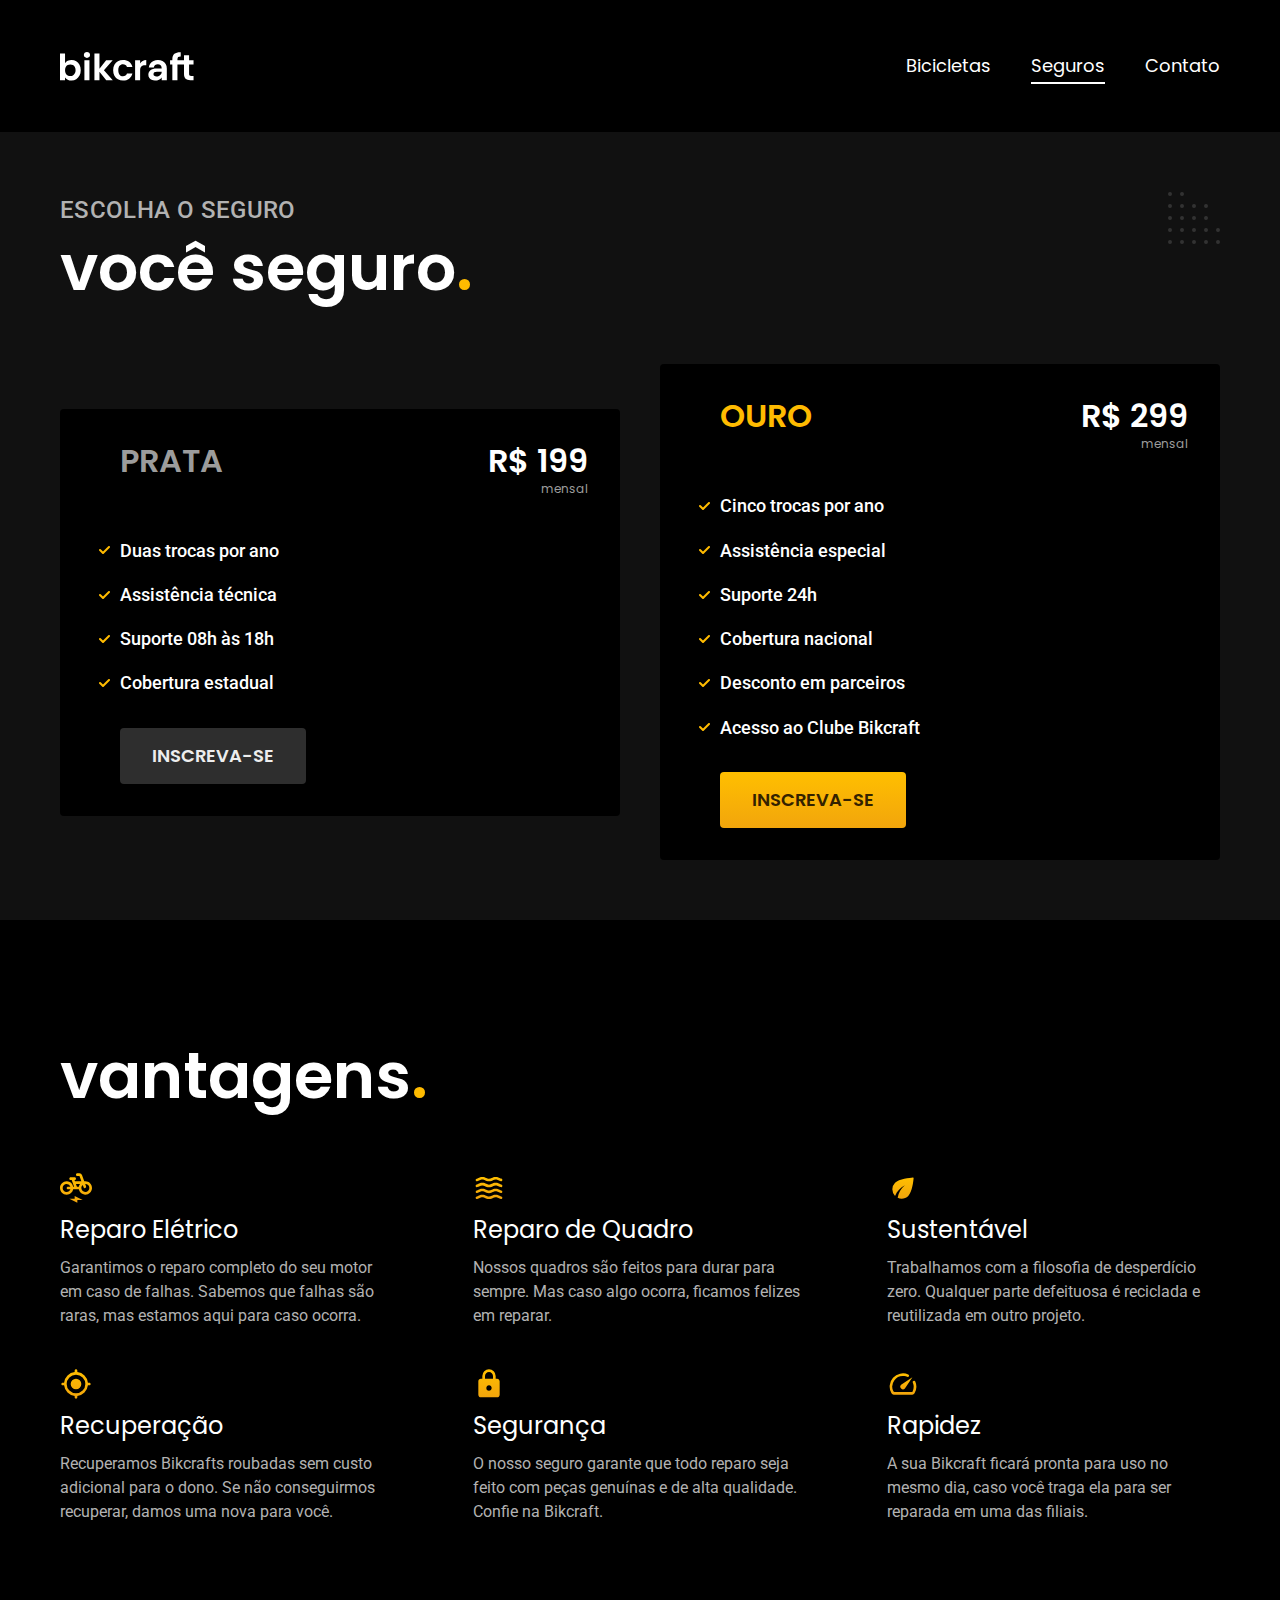
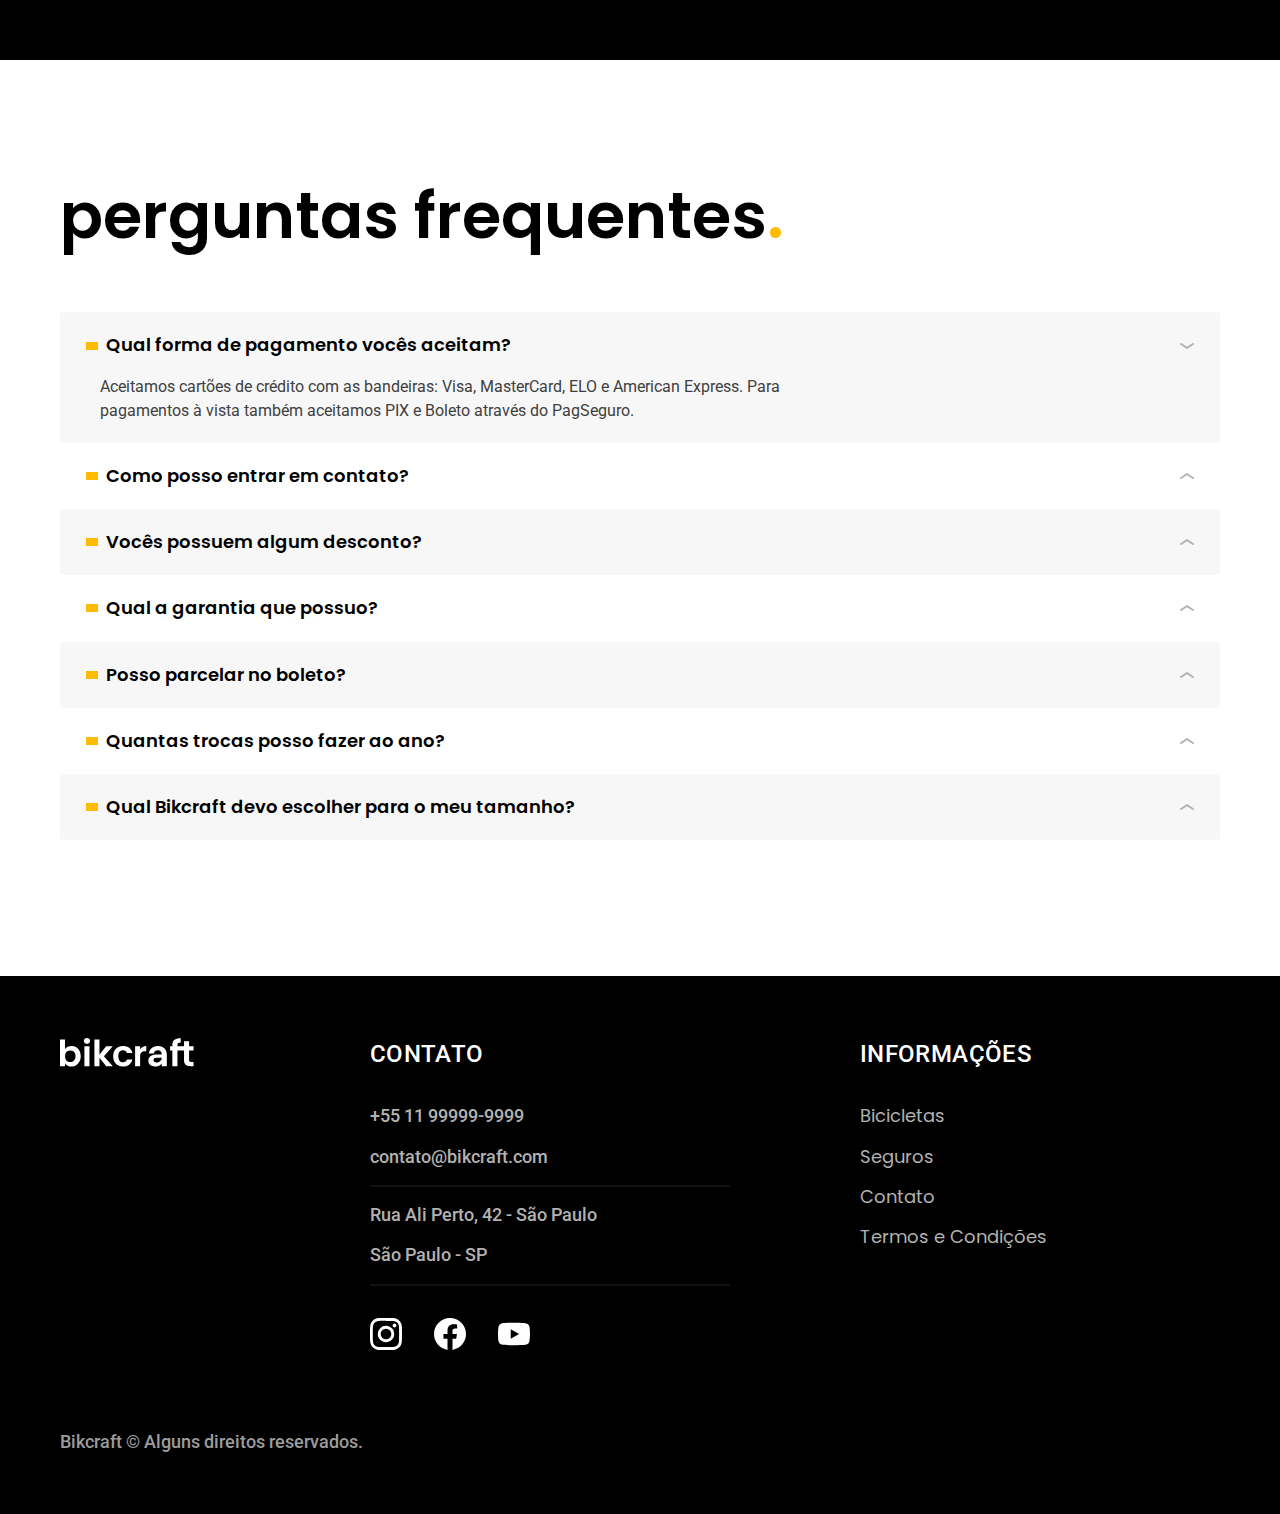
<file: seguros.html>
<!DOCTYPE html>

<html lang="pt-br">

<head>
    <meta charset="utf-8">
    <meta name="viewport" content="width=device-width, initial-scale=1.0">
    <meta name="description" content="Seguros.">

    <link rel="icon" type="image/svg+xml" href="./img/favicon.svg">

    <title>Seguros | Bikcraft</title>

    <link rel="preload" href="./css/style.min.css" as="style">
    <link rel="stylesheet" href="./css/style.min.css">

    <link rel="preconnect" href="https://fonts.googleapis.com">
    <link rel="preconnect" href="https://fonts.gstatic.com" crossorigin>
    <link href="https://fonts.googleapis.com/css2?family=Merriweather:ital,wght@1,900&family=Poppins:wght@400;600&family=Roboto:wght@400;500&display=swap" rel="stylesheet">

    <script>document.documentElement.classList.add('js')</script>
</head>

<body id="seguros">
    <header class="header-bg">
        <div class="header container">
            <a href="./">
                <img src="./img/bikcraft.svg" width="136" height="32" alt="Bikcraft">
            </a>

            <nav aria-label="primaria">
                <ul class="header-menu font-1-m cor-0">
                    <li><a href="./bicicletas.html">Bicicletas</a></li>
                    <li><a href="./seguros.html">Seguros</a></li>
                    <li><a href="./contato.html">Contato</a></li>
                </ul>
            </nav>
        </div>
    </header>

    <main class="seguros-bg">
        <div class="titulo-bg">
            <div class="titulo container">
                <p class="font-2-l-b cor-5">Escolha o seguro</p>
                <h1 class="font-1-xxl cor-0">você seguro<span class="cor-p1">.</span></h1>
            </div>
        </div>

        <div class="seguros container">
            <div class="seguros-item fadeInLeft" data-anime="200">
                <h3 class="font-1-xl cor-6">PRATA</h3>
                <span class="font-1-xl cor-0">R$ 199 <span class="font-1-xs cor-6">mensal</span></span>
                <ul class="font-2-m cor-0">
                    <li>Duas trocas por ano</li>
                    <li>Assistência técnica</li>
                    <li>Suporte 08h às 18h</li>
                    <li>Cobertura estadual</li>
                </ul>
                <a class="botao secundario" href="./orcamento.html?tipo=seguro&produto=prata">Inscreva-se</a>
            </div>

            <div class="seguros-item fadeInRight" data-anime="400">
                <h3 class="font-1-xl cor-p1">OURO</h3>
                <span class="font-1-xl cor-0">R$ 299 <span class="font-1-xs cor-6">mensal</span></span>
                <ul class="font-2-m cor-0">
                    <li>Cinco trocas por ano</li>
                    <li>Assistência especial</li>
                    <li>Suporte 24h</li>
                    <li>Cobertura nacional</li>
                    <li>Desconto em parceiros</li>
                    <li>Acesso ao Clube Bikcraft</li>
                </ul>
                <a class="botao" href="./orcamento.html?tipo=seguro&produto=ouro">Inscreva-se</a>
            </div>
        </div>
    </main>

    <article class="vantagens-bg">
        <div class="vantagens container">
            <h2 class="font-1-xxl cor-0">vantagens<span class="cor-p1">.</span></h2>

            <ul>
                <li>
                    <img src="./img/icones/eletrica.svg" width="32" height="32" alt="">
                    <h3 class="font-1-l cor-0">Reparo Elétrico</h3>
                    <p class="font-2-s cor-5">Garantimos o reparo completo do seu motor em caso de falhas. Sabemos que falhas são raras, mas estamos aqui para caso ocorra.</p>
                </li>
                <li>
                    <img src="./img/icones/carbono.svg" width="32" height="32" alt="">
                    <h3 class="font-1-l cor-0">Reparo de Quadro</h3>
                    <p class="font-2-s cor-5">Nossos quadros são feitos para durar para sempre. Mas caso algo ocorra, ficamos felizes em reparar.</p>
                </li>
                <li>
                    <img src="./img/icones/sustentavel.svg" width="32" height="32" alt="">
                    <h3 class="font-1-l cor-0">Sustentável</h3>
                    <p class="font-2-s cor-5">Trabalhamos com a filosofia de desperdício zero. Qualquer parte defeituosa é reciclada e reutilizada em outro projeto.</p>
                </li>
                <li>
                    <img src="./img/icones/rastreador.svg" width="32" height="32" alt="">
                    <h3 class="font-1-l cor-0">Recuperação</h3>
                    <p class="font-2-s cor-5">Recuperamos Bikcrafts roubadas sem custo adicional para o dono. Se não conseguirmos recuperar, damos uma nova para você.</p>
                </li>
                <li>
                    <img src="./img/icones/seguro.svg" width="32" height="32" alt="">
                    <h3 class="font-1-l cor-0">Segurança</h3>
                    <p class="font-2-s cor-5">O nosso seguro garante que todo reparo seja feito com peças genuínas e de alta qualidade. Confie na Bikcraft.</p>
                </li>
                <li>
                    <img src="./img/icones/velocidade.svg" width="32" height="32" alt="">
                    <h3 class="font-1-l cor-0">Rapidez</h3>
                    <p class="font-2-s cor-5">A sua Bikcraft ficará pronta para uso no mesmo dia, caso você traga ela para ser reparada em uma das filiais.</p>
                </li>
            </ul>
        </div>
    </article>

    <article class="perguntas container">
        <h2 class="font-1-xxl">perguntas frequentes<span class="cor-p1">.</span></h2>

        <dl>
            <div>
                <dt><button class="font-1-m-b" aria-controls="pergunta1" aria-expanded="true">Qual forma de pagamento vocês aceitam?</button></dt>
                <dd id="pergunta1" class="font-2-s cor-9 ativa">Aceitamos cartões de crédito com as bandeiras: Visa, MasterCard, ELO e American Express. Para pagamentos à vista também aceitamos PIX e Boleto através do PagSeguro.</dd>
            </div>
            <div>
                <dt><button class="font-1-m-b" aria-controls="pergunta2" aria-expanded="false">Como posso entrar em contato?</button></dt>
                <dd id="pergunta2" class="font-2-s cor-9">Aceitamos cartões de crédito com as bandeiras: Visa, MasterCard, ELO e American Express. Para pagamentos à vista também aceitamos PIX e Boleto através do PagSeguro.</dd>
            </div>
            <div>
                <dt><button class="font-1-m-b" aria-controls="pergunta3" aria-expanded="false">Vocês possuem algum desconto?</button></dt>
                <dd id="pergunta3" class="font-2-s cor-9">Aceitamos cartões de crédito com as bandeiras: Visa, MasterCard, ELO e American Express. Para pagamentos à vista também aceitamos PIX e Boleto através do PagSeguro.</dd>
            </div>
            <div>
                <dt><button class="font-1-m-b" aria-controls="pergunta4" aria-expanded="false">Qual a garantia que possuo?</button></dt>
                <dd id="pergunta4" class="font-2-s cor-9">Aceitamos cartões de crédito com as bandeiras: Visa, MasterCard, ELO e American Express. Para pagamentos à vista também aceitamos PIX e Boleto através do PagSeguro.</dd>
            </div>
            <div>
                <dt><button class="font-1-m-b" aria-controls="pergunta5" aria-expanded="false">Posso parcelar no boleto?</button></dt>
                <dd id="pergunta5" class="font-2-s cor-9">Aceitamos cartões de crédito com as bandeiras: Visa, MasterCard, ELO e American Express. Para pagamentos à vista também aceitamos PIX e Boleto através do PagSeguro.</dd>
            </div>
            <div>
                <dt><button class="font-1-m-b" aria-controls="pergunta6" aria-expanded="false">Quantas trocas posso fazer ao ano?</button></dt>
                <dd id="pergunta6" class="font-2-s cor-9">Aceitamos cartões de crédito com as bandeiras: Visa, MasterCard, ELO e American Express. Para pagamentos à vista também aceitamos PIX e Boleto através do PagSeguro.</dd>
            </div>
            <div>
                <dt><button class="font-1-m-b" aria-controls="pergunta7" aria-expanded="false">Qual Bikcraft devo escolher para o meu tamanho?</button></dt>
                <dd id="pergunta7" class="font-2-s cor-9">Aceitamos cartões de crédito com as bandeiras: Visa, MasterCard, ELO e American Express. Para pagamentos à vista também aceitamos PIX e Boleto através do PagSeguro.</dd>
            </div>
        </dl>
    </article>

    <footer class="footer-bg">
        <div class="footer container">
            <img src="./img/bikcraft.svg" width="136" height="32" alt="Bikcraft">

            <div class="footer-contato">
                <h3 class="font-2-l-b cor-0">Contato</h3>
                <ul class="font-2-m cor-5">
                    <li><a href="tel:+5511999999999">+55 11 99999-9999</a></li>
                    <li><a href="mailto:contato@bikcraft.com">contato@bikcraft.com</a></li>
                    <li>Rua Ali Perto, 42 - São Paulo</li>
                    <li>São Paulo - SP</li>
                </ul>

                <div class="footer-redes">
                    <a href="./">
                        <img src="./img/redes/instagram.svg" width="32" height="32" alt="Instagram">
                    </a>
                    <a href="./">
                        <img src="./img/redes/facebook.svg" width="32" height="32" alt="Facebook">
                    </a>
                    <a href="./">
                        <img src="./img/redes/youtube.svg" width="32" height="32" alt="Youtube">
                    </a>
                </div>
            </div>

            <div class="footer-informacoes">
                <h3 class="font-2-l-b cor-0">Informações</h3>
                <nav>
                    <ul class="font-1-m cor-5">
                        <li><a href="./bicicletas.html">Bicicletas</a></li>
                        <li><a href="./seguros.html">Seguros</a></li>
                        <li><a href="./contato.html">Contato</a></li>
                        <li><a href="./termos.html">Termos e Condições</a></li>
                    </ul>
                </nav>
            </div>

            <p class="footer-copy font-2-m cor-6">Bikcraft © Alguns direitos reservados.</p>
        </div>
    </footer>

    <script src="./js/plugins/simple-anime.js"></script>
    <script src="./js/script.js"></script>
</body>

</html>
</file>
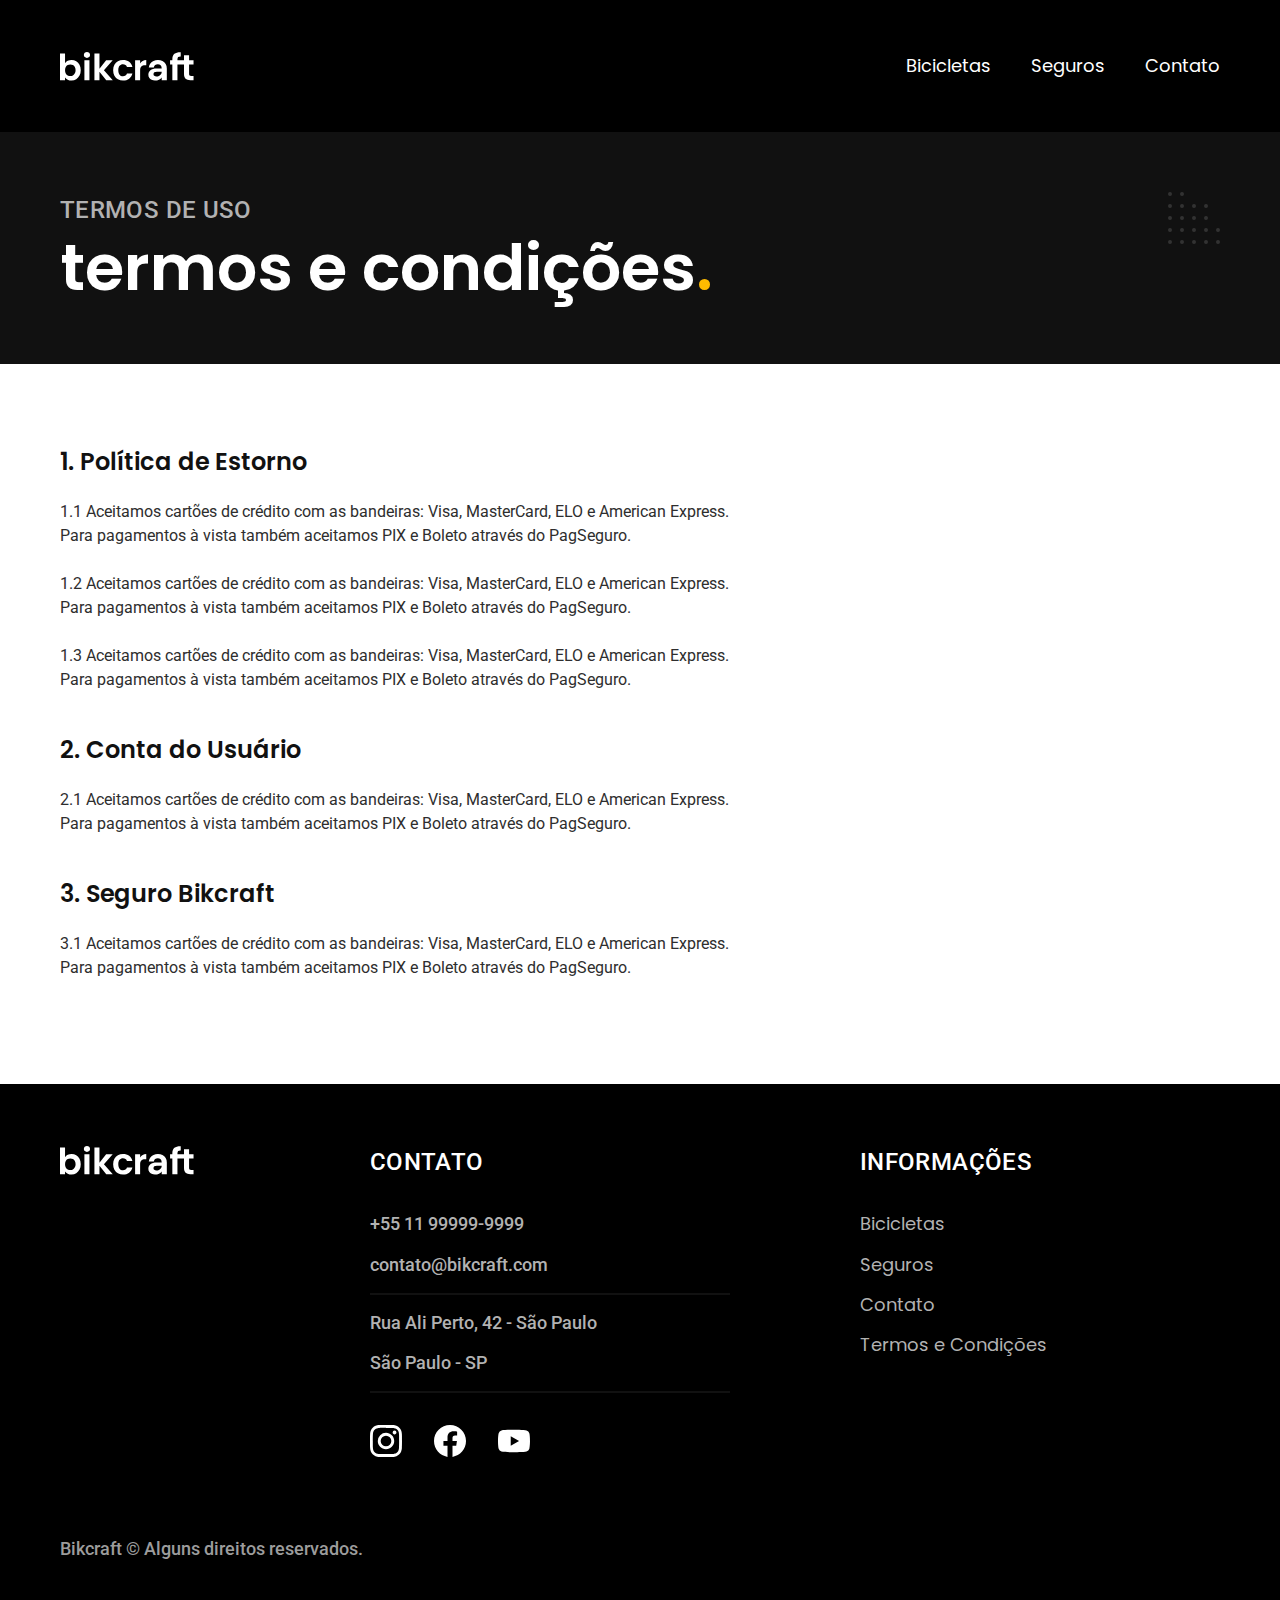
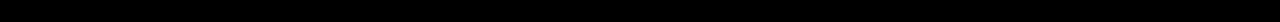
<file: termos.html>
<!DOCTYPE html>

<html lang="pt-br">

<head>
    <meta charset="utf-8">
    <meta name="viewport" content="width=device-width, initial-scale=1.0">
    <meta name="description" content="Termos e condições.">

    <link rel="icon" type="image/svg+xml" href="./img/favicon.svg">

    <title>Termos e Condições | Bikcraft</title>

    <link rel="preload" href="./css/style.min.css" as="style">
    <link rel="stylesheet" href="./css/style.min.css">

    <link rel="preconnect" href="https://fonts.googleapis.com">
    <link rel="preconnect" href="https://fonts.gstatic.com" crossorigin>
    <link href="https://fonts.googleapis.com/css2?family=Merriweather:ital,wght@1,900&family=Poppins:wght@400;600&family=Roboto:wght@400;500&display=swap" rel="stylesheet">

    <script>document.documentElement.classList.add('js')</script>
</head>

<body id="termos">
    <header class="header-bg">
        <div class="header container">
            <a href="./">
                <img src="./img/bikcraft.svg" width="136" height="32" alt="Bikcraft">
            </a>

            <nav aria-label="primaria">
                <ul class="header-menu font-1-m cor-0">
                    <li><a href="./bicicletas.html">Bicicletas</a></li>
                    <li><a href="./seguros.html">Seguros</a></li>
                    <li><a href="./contato.html">Contato</a></li>
                </ul>
            </nav>
        </div>
    </header>

    <main>
        <div class="titulo-bg">
            <div class="titulo container">
                <p class="font-2-l-b cor-5">Termos de uso</p>
                <h1 class="font-1-xxl cor-0">termos e condições<span class="cor-p1">.</span></h1>
            </div>
        </div>

        <div class="termos font-2-s cor-10 container">
            <h2 class="font-1-l cor-11">1. Política de Estorno</h2>
            <p>1.1 Aceitamos cartões de crédito com as bandeiras: Visa, MasterCard, ELO e American Express. Para pagamentos à vista também aceitamos PIX e Boleto através do PagSeguro.</p>
            <p>1.2 Aceitamos cartões de crédito com as bandeiras: Visa, MasterCard, ELO e American Express. Para pagamentos à vista também aceitamos PIX e Boleto através do PagSeguro.</p>
            <p>1.3 Aceitamos cartões de crédito com as bandeiras: Visa, MasterCard, ELO e American Express. Para pagamentos à vista também aceitamos PIX e Boleto através do PagSeguro.</p>

            <h2 class="font-1-l cor-11">2. Conta do Usuário</h2>
            <p>2.1 Aceitamos cartões de crédito com as bandeiras: Visa, MasterCard, ELO e American Express. Para pagamentos à vista também aceitamos PIX e Boleto através do PagSeguro.</p>

            <h2 class="font-1-l cor-11">3. Seguro Bikcraft</h2>
            <p>3.1 Aceitamos cartões de crédito com as bandeiras: Visa, MasterCard, ELO e American Express. Para pagamentos à vista também aceitamos PIX e Boleto através do PagSeguro.</p>
        </div>
    </main>

    <footer class="footer-bg">
        <div class="footer container">
            <img src="./img/bikcraft.svg" width="136" height="32" alt="Bikcraft">

            <div class="footer-contato">
                <h3 class="font-2-l-b cor-0">Contato</h3>
                <ul class="font-2-m cor-5">
                    <li><a href="tel:+5511999999999">+55 11 99999-9999</a></li>
                    <li><a href="mailto:contato@bikcraft.com">contato@bikcraft.com</a></li>
                    <li>Rua Ali Perto, 42 - São Paulo</li>
                    <li>São Paulo - SP</li>
                </ul>

                <div class="footer-redes">
                    <a href="./">
                        <img src="./img/redes/instagram.svg" width="32" height="32" alt="Instagram">
                    </a>
                    <a href="./">
                        <img src="./img/redes/facebook.svg" width="32" height="32" alt="Facebook">
                    </a>
                    <a href="./">
                        <img src="./img/redes/youtube.svg" width="32" height="32" alt="Youtube">
                    </a>
                </div>
            </div>

            <div class="footer-informacoes">
                <h3 class="font-2-l-b cor-0">Informações</h3>
                <nav>
                    <ul class="font-1-m cor-5">
                        <li><a href="./bicicletas.html">Bicicletas</a></li>
                        <li><a href="./seguros.html">Seguros</a></li>
                        <li><a href="./contato.html">Contato</a></li>
                        <li><a href="./termos.html">Termos e Condições</a></li>
                    </ul>
                </nav>
            </div>

            <p class="footer-copy font-2-m cor-6">Bikcraft © Alguns direitos reservados.</p>
        </div>
    </footer>

    <script src="./js/script.js"></script>
</body>

</html>
</file>
<file: css/style.min.css>
body{margin:0;font-family:Arial,Helvetica,sans-serif}blockquote,dd,h1,h2,h3,h4 ul,p{margin:0}ul{padding:0;list-style:none}a{text-decoration:none;color:inherit}img{max-width:100%;height:auto;display:block}img[src$=".jpg"]{border-radius:4px}.font-1-xs{font:400 0.75rem/1.35 Poppins,sans-serif}.font-2-xs{font:400 0.875rem/1.43 Roboto,sans-serif}.font-1-s{font:400 1rem/1.5 Poppins,sans-serif}.font-2-s{font:400 1rem/1.5 Roboto,sans-serif}.font-1-m,.font-1-m-b{font:400 1.125rem/1.35 Poppins,sans-serif}.font-1-m-b{font-weight:600}.font-2-m{font:500 1.125rem/1.35 Roboto,sans-serif}.font-1-l{font:400 1.5rem/1.5 Poppins,sans-serif}.font-2-l,.font-2-l-b{font:400 1.5rem/1.5 Roboto,sans-serif}.font-2-l-b{font-weight:500;letter-spacing:.015em;text-transform:uppercase}.font-1-xl{font:600 2rem/1.25 Poppins,sans-serif}.font-2-xl{font:500 2rem/1.25 Roboto,sans-serif}.font-1-xxl{font:600 4rem/1.125 Poppins,sans-serif}@media (max-width:1200px){.font-1-xxl{font-size:3rem}.font-2-l,.font-2-l-b{font-size:1.125rem}}@media (max-width:800px){.font-1-xxl{font-size:2rem}.font-1-xl,.font-2-xl{font-size:1.5rem}}:root{--cor-0:#fff;--cor-1:#f7f7f7;--cor-2:#ededed;--cor-3:#dedede;--cor-4:#cccccc;--cor-5:#b2b2b2;--cor-6:#9c9c9c;--cor-7:#717171;--cor-8:#595959;--cor-9:#404040;--cor-10:#2e2e2e;--cor-11:#111;--cor-12:#000;--cor-p1:#ffbb00;--cor-p2:#e4a30b;--cor-p3:#a66f00;--cor-p4:#664400;--cor-p5:#332200}.cor-0{color:var(--cor-0)}.cor-1{color:var(--cor-1)}.cor-2{color:var(--cor-2)}.cor-3{color:var(--cor-3)}.cor-4{color:var(--cor-4)}.cor-5{color:var(--cor-5)}.cor-6{color:var(--cor-6)}.cor-7{color:var(--cor-7)}.cor-8{color:var(--cor-8)}.cor-9{color:var(--cor-9)}.cor-10{color:var(--cor-10)}.cor-11{color:var(--cor-11)}.cor-12{color:var(--cor-12)}.cor-p1{color:var(--cor-p1)}.cor-p2{color:var(--cor-p2)}.cor-p3{color:var(--cor-p3)}.cor-p4{color:var(--cor-p4)}.cor-p5{color:var(--cor-p5)}.js .fadeInDown{transform:translate3d(0,-20px,0)}.js .fadeInUp{transform:translate3d(0,20px,0)}.js .fadeInRight{transform:translate3d(20px,0,0)}.js .fadeInLeft{transform:translate3d(-20px,0,0)}.js [data-anime]{opacity:0}.js .anime{opacity:1;transform:none;transition:transform .8s,opacity .8s}.header-bg{background-color:var(--cor-12)}.header{display:flex;flex-wrap:wrap;gap:20px;justify-content:space-between;align-items:center;padding-top:20px;padding-bottom:20px}.header-menu{display:flex;flex-wrap:wrap;gap:40px}.header-menu a{display:inline-block;padding:16px 0;position:relative}.header-menu a:after{content:"";display:block;height:2px;width:0;background:var(--cor-0);margin-top:4px;transition:.3s;position:absolute}.header-menu a.ativo::after,.header-menu a:hover::after{width:100%}@media (max-width:800px){.header-menu{gap:20px}.header-menu a{background:var(--cor-11);padding:12px 16px;border-radius:4px}.header-menu a:hover{background:var(--cor-10)}.header a:after{display:none}}@media (max-width:600px){.header-menu{gap:12px}.header-menu a{padding:8px 12px;font-size:14px}}.footer-bg{background:var(--cor-12)}.footer{display:grid;grid-template-columns:3fr 5fr 4fr;gap:40px;padding-top:60px;padding-bottom:60px}.footer h3{margin-bottom:32px}.footer-contato ul{margin-bottom:32px}.footer-contato li:nth-child(2n):after{content:"";display:block;max-width:360px;height:2px;background:var(--cor-11);margin-top:16px}.footer li{margin-bottom:16px}.footer-redes{display:flex;gap:32px}.footer a:hover{color:var(--cor-0)}.footer-copy{grid-column:1/-1;margin-top:40px}@media (max-width:800px){.footer>img{display:none}.footer{grid-template-columns:1fr 1fr}}@media (max-width:600px){.footer{grid-template-columns:1fr;gap:60px}.footer-copy{margin-top:0}}.container{box-sizing:border-box;max-width:1200px;padding-left:20px;padding-right:20px;margin-left:auto;margin-right:auto}.botao{display:inline-block;padding:16px 32px;background:linear-gradient(#ffbf00,#f2a50c);border-radius:4px;box-shadow:0 1px 2px 0 rgba(0,0,0,.1);text-transform:uppercase;color:var(--cor-p5);font:600 1.125rem/1.35 Poppins,sans-serif;max-width:max-content;border:none;cursor:pointer}.botao:hover{background:linear-gradient(#ffb60d,#e59317)}.botao.secundario{background:var(--cor-10);color:var(--cor-2)}.botao.secundario:hover{background:var(--cor-9)}.botao.seta{display:flex;align-items:center}.botao.seta::after{content:"";display:inline-block;width:18px;height:10px;margin-left:12px;background:url("../img/icones/seta.svg");transition:transform .2s}.botao.seta:hover::after{transform:translateX(4px)}@media (max-width:600px){.botao{padding:12px 16px;font-size:1rem}}.link{display:inline-block;color:var(--cor-p1);font:500 1.5rem/1.5 Poppins,sans-serif;text-transform:uppercase}.link::after{content:"";display:block;width:100%;height:4px;background-color:currentColor}.link:hover{color:var(--cor-0)}.titulo-bg{padding-top:60px;padding-bottom:60px;background-color:var(--cor-11)}.titulo{background:url("../img/dec/top-right.svg") no-repeat top right 20px}.titulo p{margin-bottom:4px}@media (max-width:800px){.titulo-bg{padding-top:40px;padding-bottom:40px}.titulo p{font-size:1rem;text-transform:lowercase;font-weight:400}}.form{display:grid;grid-template-columns:1fr 1fr;gap:20px}.form label{display:block;font:400 1rem/1.5 Poppins,sans-serif;margin-bottom:4px}.form .col-2{grid-column:span 2}.form input[type=email],.form input[type=text],.form textarea{font:400 1rem/1.5 Roboto,sans-serif;background:var(--cor-1);border:1px solid var(--cor-2);padding:12px;border-radius:4px;width:100%;box-sizing:border-box}.form input[type=email]:focus,.form input[type=text]:focus,.form textarea:focus{outline:0;border-color:var(--cor-p1);background:var(--cor-0);box-shadow:0 0 0 2px #fea}@media (max-width:600px){.form{grid-template-columns:1fr}.form .col-2{grid-column:1}}.introducao-bg{background:var(--cor-12) url("../img/dec/bottom-left.svg") no-repeat bottom 160px left 20px;box-shadow:inset 0 -120px #fff}.introducao{display:grid;grid-template-columns:1fr 1fr;gap:0 40px}.introducao-conteudo{align-self:end;padding-bottom:200px}.introducao img{width:100%;height:100%;object-fit:cover;border-radius:4px}.introducao h1{margin-bottom:32px}.introducao p{margin-bottom:20px}@media (max-width:800px){.introducao-bg{background:var(--cor-11);padding-top:40px;box-shadow:inset 0 -60px var(--cor-0)}.introducao{grid-template-columns:1fr;gap:32px}.introducao-conteudo{padding-bottom:0}.introducao h1{margin-bottom:16px}.introducao img{height:300px;width:100%}}.tecnologia-bg{background-color:var(--cor-11);box-shadow:inset 0 80px var(--cor-0),inset 0 -80px var(--cor-0)}.tecnologia{display:grid;grid-template-columns:1fr 1fr;gap:40px}.tecnologia-imagem img{width:100%;height:100%;object-fit:cover;object-position:left}.tecnologia-conteudo{padding-top:160px;padding-bottom:160px}.tecnologia-conteudo>span{display:block;margin-bottom:20px}.tecnologia-conteudo h2{margin-bottom:32px}.tecnologia-conteudo>p{margin-bottom:20px}.tecnologia-conteudo a{margin-bottom:80px}.tecnologia-vantagens{display:flex;gap:40px}.tecnologia-vantagens h3{margin-bottom:8px;width:max-content}.tecnologia-vantagens img{width:24px;margin-bottom:8px}@media (max-width:800px){.tecnologia-bg{box-shadow:initial}.tecnologia{grid-template-columns:1fr}.tecnologia-conteudo{padding-top:60px;padding-bottom:60px}.tecnologia-imagem{display:none}.tecnologia a{margin-bottom:60px}}@media (max-width:600px){.tecnologia-vantagens{flex-direction:column}}.parceiros{padding-top:60px;padding-bottom:120px}.parceiros h2{margin-bottom:60px}.parceiros ul{padding:0 20px;max-width:1400px;display:grid;grid-template-columns:repeat(4,1fr);margin:0 auto}.parceiros li{display:flex;padding:32px;border-left:2px solid var(--cor-2)}.parceiros img{margin:auto}.parceiros li:first-child,.parceiros li:nth-child(5){border-left:none}.parceiros li:nth-child(n+5){border-top:2px solid var(--cor-2)}@media (max-width:800px){.parceiros{padding-bottom:60px}.parceiros li{padding:20px}.parceiros h2{margin-bottom:20px}.parceiros ul{grid-template-columns:repeat(2,1fr)}.parceiros li:nth-child(n+3){border-top:2px solid var(--cor-2)}.parceiros li:nth-child(odd){border-left:none}}.depoimento{display:grid;grid-template-columns:1fr 1fr;background-color:var(--cor-p1);overflow:hidden}.depoimento img{width:100%;height:100%;object-fit:cover;border-radius:0}.depoimento-conteudo{padding:40px 40px 80px 80px;align-self:end;background:url("../img/dec/bottom-right-p.svg") no-repeat bottom 40px right 40px}.depoimento-conteudo p{max-width:32ch;font-family:Merriweather,serif;font-style:italic;font-weight:900;margin-bottom:32px;position:relative}.depoimento p::after,.depoimento p::before{font-size:5rem;color:var(--cor-p2);position:absolute}.depoimento p::before{content:"“";left:-50px;top:-20px}.depoimento p::after{content:"”"}@media (min-width:1200px){.depoimento img{max-height:520px}}@media (max-width:800px){.depoimento{grid-template-columns:1fr;text-align:center}.depoimento img{max-height:200px}.depoimento-conteudo{padding:40px 20px;justify-self:center}}.bicicletas-lista{padding-top:60px;padding-bottom:120px}.bicicletas-lista h2{margin-bottom:40px}.bicicletas-lista ul{display:flex;gap:40px;padding:0 20px 20px 20px;max-width:1400px;margin-left:auto;margin-right:auto;overflow-x:auto}#bicicleta .bicicletas-lista ul{padding:0 0 20px 0}.bicicletas-lista li{flex:1;min-width:280px}.bicicletas-lista a{display:block}.bicicletas-lista img{margin-bottom:16px}.bicicletas-lista h3{margin-bottom:8px;display:flex;align-items:center}.bicicletas-lista h3::before{content:"";display:inline-block;height:8px;width:12px;margin-right:8px;background-color:var(--cor-p1);transition:width .3s}.bicicletas-lista a:hover h3::before{width:24px}.bicicletas-lista li span{padding-left:20px}@media (max-width:800px){.bicicletas-lista{padding-bottom:60px}.bicicletas-lista ul{gap:20px}}.bicicletas-bg{background:linear-gradient(to right,var(--cor-0) 30%,var(--cor-11) 0)}.bicicletas{display:grid;grid-template-columns:1fr 1fr;gap:40px;padding-top:60px;padding-bottom:60px;background:url("../img/dec/top-right.svg") no-repeat top 40px right 20px}.bicicletas-imagem{display:grid}.bicicletas-imagem img{grid-area:1/1}.bicicletas-imagem span{grid-area:1/1;place-self:start end;margin-top:20px;background:var(--cor-12);display:inline-block;padding:8px 16px 8px 8px;border-radius:4px 0 0 4px}.bicicletas:nth-child(4) span{margin-right:1.2px}.bicicletas-conteudo{display:grid;grid-template-columns:1fr auto;align-content:start}.bicicletas h2,.bicicletas p{grid-column:1/-1}.bicicletas h2{margin-bottom:20px}.bicicletas h2::before{content:"";display:block;width:12px;height:8px;background-color:var(--cor-p1);margin-bottom:8px}.bicicletas p{margin-bottom:32px}.bicicletas a{place-self:end}.bicicletas li{display:flex;align-items:center}.bicicletas ul{display:grid;gap:16px}.bicicletas-conteudo img{width:24px;margin-right:8px}@media (max-width:800px){.bicicletas-bg{background:var(--cor-11)}.bicicletas{grid-template-columns:1fr;gap:20px;padding-top:40px;padding-bottom:40px}}@media (max-width:600px){.bicicletas-conteudo{grid-template-columns:1fr}.bicicletas ul{font-size:1rem;grid-template-columns:1fr 1fr;margin-bottom:32px}.bicicletas a{place-self:start}}.bicicleta{display:grid;grid-template-columns:1fr 1fr;align-items:start;gap:40px;padding-top:60px;padding-bottom:60px}#bicicleta .titulo p{text-transform:uppercase}.bicicleta-imagens{display:flex;flex-wrap:wrap;gap:20px}.bicicleta-imagens img{flex:1;min-width:200px}.bicicleta-imagens img:first-child{min-width:100%}.bicicleta-conteudo>p{margin-bottom:32px}.bicicleta-comprar{display:grid;grid-template-columns:max-content auto;align-items:center;justify-items:start;gap:8px 12px;margin-bottom:40px}.bicicleta-comprar a{grid-row:span 2}.bicicleta-comprar span{display:flex;align-items:center;background-color:var(--cor-12);gap:8px;padding:4px 8px;border-radius:4px}.bicicleta-conteudo h2{text-transform:uppercase;letter-spacing:.015em;margin-bottom:12px}.bicicleta-ficha,.bicicleta-informacoes{padding:32px;background-color:var(--cor-12);border-radius:4px}.bicicleta-informacoes{margin-bottom:40px;display:grid;grid-template-columns:1fr 1fr;gap:32px}.bicicleta-informacoes img{width:24px;margin-bottom:8px}.bicicleta-informacoes h3{margin-bottom:8px}.bicicleta-ficha li{padding:4px 0;display:flex;justify-content:space-between;border-bottom:1px solid var(--cor-11)}.bicicleta-ficha li:last-child{border-bottom:none}.bicicleta-ficha span{color:var(--cor-6)}@media (max-width:800px){.bicicleta{grid-template-columns:1fr;padding-top:40px;padding-bottom:40px}.bicicleta-imagens{grid-row:2}}@media (max-width:400px){.bicicleta-informacoes{grid-template-columns:1fr}.bicicleta-comprar{grid-template-columns:1fr}}.seguro-bg{background-color:var(--cor-11);box-shadow:inset 0 120px #fff,inset 0 -120px var(--cor-12)}.seguro{display:grid;grid-template-columns:1fr 1fr;gap:40px}.seguro-imagem img{width:100%;height:100%;object-fit:cover}.seguro-conteudo{padding-top:180px;padding-bottom:180px}.seguro h2{margin-bottom:32px}.seguro p{margin-bottom:20px}@media (max-width:800px){.seguro-bg{box-shadow:inset 0 -60px var(--cor-12)}.seguro{grid-template-columns:1fr}.seguro-conteudo{grid-row:1;padding-top:40px;padding-bottom:0}}.seguros-bg{background:var(--cor-11)}.seguros{padding-top:60px;padding-bottom:60px;display:grid;grid-template-columns:1fr 1fr;gap:40px;align-items:center}#seguros .seguros{padding-top:0}.seguros h2{grid-column:1/-1}.seguros-item{background-color:var(--cor-12);padding:32px 32px 32px 60px;display:grid;grid-template-columns:1fr auto;border-radius:4px}.seguros-item h3{margin-bottom:40px}.seguros-item span{grid-column:2;display:block;text-align:right}.seguros-item ul{grid-column:1/-1;margin-bottom:32px}.seguros-item li{display:flex;align-items:center;position:relative}.seguros-item li+li{margin-top:20px}.seguros-item li::before{content:"";display:inline-block;width:13px;height:9px;background-image:url("../img/icones/lista.svg");background-repeat:no-repeat;position:absolute;left:-21px}.seguros-item a{grid-column:1/-1}@media (max-width:800px){.seguros{grid-template-columns:1fr}}.vantagens-bg{background-color:var(--cor-12)}.vantagens{padding-top:120px;padding-bottom:120px}.vantagens h2{margin-bottom:60px}.vantagens ul{display:grid;grid-template-columns:repeat(auto-fit,minmax(280px,max-content));gap:40px 80px}.vantagens h3,.vantagens img{margin-bottom:8px}@media (max-width:800px){.vantagens{padding-top:60px;padding-bottom:60px}.vantagens h2{margin-bottom:40px}.vantagens ul{gap:20px}}.perguntas{padding-top:120px;padding-bottom:120px}.perguntas h2{margin-bottom:60px}.perguntas button{display:grid;grid-template-columns:auto 1fr auto;align-items:center;gap:8px;cursor:pointer;border:none;background:0 0;width:100%;text-align:left}.perguntas dl>div{padding:20px;border-radius:4px}.perguntas dl>div:nth-child(odd){background-color:var(--cor-1)}.perguntas button::before{content:"";display:inline-block;width:12px;height:8px;background-color:var(--cor-p1)}.perguntas button::after{content:"";display:inline-block;width:14px;height:6px;background:url("../img/icones/seta-abrir.svg");transition:.3s}.perguntas button:hover::after,.perguntas button[aria-expanded=true]::after{transform:rotate(180deg)}.js .perguntas dd{display:none}.js .perguntas dd.ativa{display:block}.perguntas dd{padding-left:20px;padding-top:16px;max-width:80ch}@media (max-width:800px){.perguntas{padding-top:60px;padding-bottom:60px}.perguntas h2{margin-bottom:40px}}#contato{background:linear-gradient(var(--cor-11) 600px,var(--cor-1) 0)}.contato{display:grid;grid-template-columns:5fr 7fr}.contato-dados,.contato-formulario{padding:60px;box-shadow:0 1px 2px rgba(0,0,0,.1)}.contato-dados{border-radius:5px 0 0 5px;background:var(--cor-12) url("../img/dec/bottom-left.svg") no-repeat bottom 20px left 20px}.contato-formulario{border-radius:0 5px 5px 0;background:var(--cor-0) url("../img/dec/bottom-right.svg") no-repeat bottom 20px right 20px}.contato-dados h2{margin-bottom:60px}.contato-endereco{margin-bottom:32px;padding-left:28px;background:url("../img/icones/local.svg") no-repeat 0 2px}.contato-endereco p{margin-bottom:8px}.contato-meios a{display:block;max-width:max-content;margin-bottom:8px;padding-left:28px}.contato-meios a:hover{color:var(--cor-0)}.contato-meios a:first-child{background:url("../img/icones/email.svg") no-repeat 0 2px}.contato-meios a:nth-child(2){margin-bottom:32px}.contato-meios a:nth-child(3){background:url("../img/icones/telefone.svg") no-repeat 0 2px;margin-bottom:60px}.contato-redes{display:flex;gap:32px;padding-left:32px}@media (max-width:800px){.contato{grid-template-columns:1fr}.contato-dados,.contato-formulario{padding:20px}.contato-dados{border-radius:5px 5px 0 0;background:var(--cor-12)}.contato-formulario{border-radius:0 0 5px 5px}.contato-dados h2,.contato-meios a:nth-child(3){margin-bottom:32px}.contato-redes{margin-bottom:12px}}.lojas{display:grid;grid-template-columns:1fr 1fr;gap:0 40px;padding-top:120px;padding-bottom:120px}.lojas h2{grid-column:1/-1;margin-bottom:60px}.lojas img{border-radius:4px 4px 0 0}.lojas-item{border-radius:4px;background:var(--cor-0);box-shadow:0 1px 2px rgba(0,0,0,.1)}.lojas-conteudo{display:grid;grid-template-columns:1fr 1fr;gap:32px 16px;padding:32px}.lojas-conteudo h3,.lojas-tempo{grid-column:1/-1}.lojas-dados{display:grid;gap:8px;border-left:2px solid var(--cor-2);padding-left:12px}.lojas-tempo{display:flex;align-items:center;gap:8px}@media (max-width:800px){.lojas{gap:20px;padding-top:60px;padding-bottom:60px}.lojas h2{margin-bottom:32px}.lojas-conteudo{grid-template-columns:1fr}}@media (max-width:600px){.lojas{grid-template-columns:1fr}}#orcamento{background:linear-gradient(var(--cor-11) 600px,var(--cor-1) 0)}.orcamento{display:grid;grid-template-columns:5fr 7fr;padding-bottom:120px}.orcamento h2{text-transform:uppercase;position:relative;display:flex;align-items:center}.orcamento h2::before{content:"";display:inline-block;width:4px;height:8px;background-color:var(--cor-p1);position:absolute;left:-12px}.orcamento-dados,.orcamento-produto{padding:60px;box-shadow:0 1px 2px rgba(0,0,0,.1)}.orcamento-produto{border-radius:5px 0 0 5px;background:var(--cor-12) url("../img/dec/bottom-left.svg") no-repeat bottom 20px left 20px;display:grid;grid-template-columns:1fr 1fr;align-content:start;gap:20px}.orcamento-produto>*{grid-column:1/-1}.orcamento-produto>label{grid-column:initial}.orcamento-produto label{font:400 1rem/1.5 Poppins,sans-serif;color:var(--cor-4);background-color:var(--cor-10);padding:12px 16px;border-radius:4px;cursor:pointer;display:grid;grid-template-columns:auto 1fr auto;align-items:center;border:1px solid var(--cor-10)}.orcamento-produto input:checked+label{background:var(--cor-0);color:var(--cor-11)}.orcamento-produto label::before{content:"";display:inline-block;box-sizing:border-box;width:12px;height:12px;border:1px solid var(--cor-6);border-radius:50%;margin-right:8px}.orcamento-produto input:checked+label::before{border-color:var(--cor-7);box-shadow:inset 0 0 0 3px var(--cor-0),inset 0 0 0 6px var(--cor-7)}.orcamento-produto label:hover{background-color:var(--cor-9);border-color:var(--cor-9)}.orcamento-produto input:focus+label{box-shadow:0 0 0 2px var(--cor-p1);border-color:var(--cor-12)}.orcamento-produto label span{display:none}.orcamento-produto input:checked+label span{display:inline-block}.orcamento-conteudo h2,.orcamento-dados h2:nth-of-type(n+2){margin-top:20px}.orcamento-produto input{opacity:0;position:absolute;pointer-events:none}.orcamento-dados{border-radius:0 5px 5px 0;background:var(--cor-0) url("../img/dec/bottom-right.svg") no-repeat bottom 20px right 20px}.orcamento-conteudo{display:none}#bikcraft:checked~#orcamento-bikcraft,#seguro:checked~#orcamento-seguro{display:grid;gap:20px}.orcamento-detalhes{display:none;background:var(--cor-0);padding:20px;grid-template-columns:1fr 1fr;border-radius:4px;align-items:center}.orcamento-detalhes li{display:flex;align-items:center;margin-bottom:8px}.orcamento-detalhes li img{width:16px;margin-right:8px}.orcamento-produto input:checked+label+.orcamento-detalhes{display:grid}@media (max-width:1200px){.orcamento-dados,.orcamento-produto{padding:32px}}@media (max-width:800px){.orcamento{grid-template-columns:1fr}.orcamento-produto{border-radius:5px 5px 0 0;background:var(--cor-12)}.orcamento-dados{border-radius:0 0 5px 5px}}@media (max-width:400px){.orcamento-produto{grid-template-columns:1fr}}.termos{padding-top:80px;padding-bottom:80px}.termos h2{font-weight:600;margin-bottom:20px}.termos p+h2{margin-top:40px}.termos p{max-width:75ch;margin-bottom:24px}
</file>
